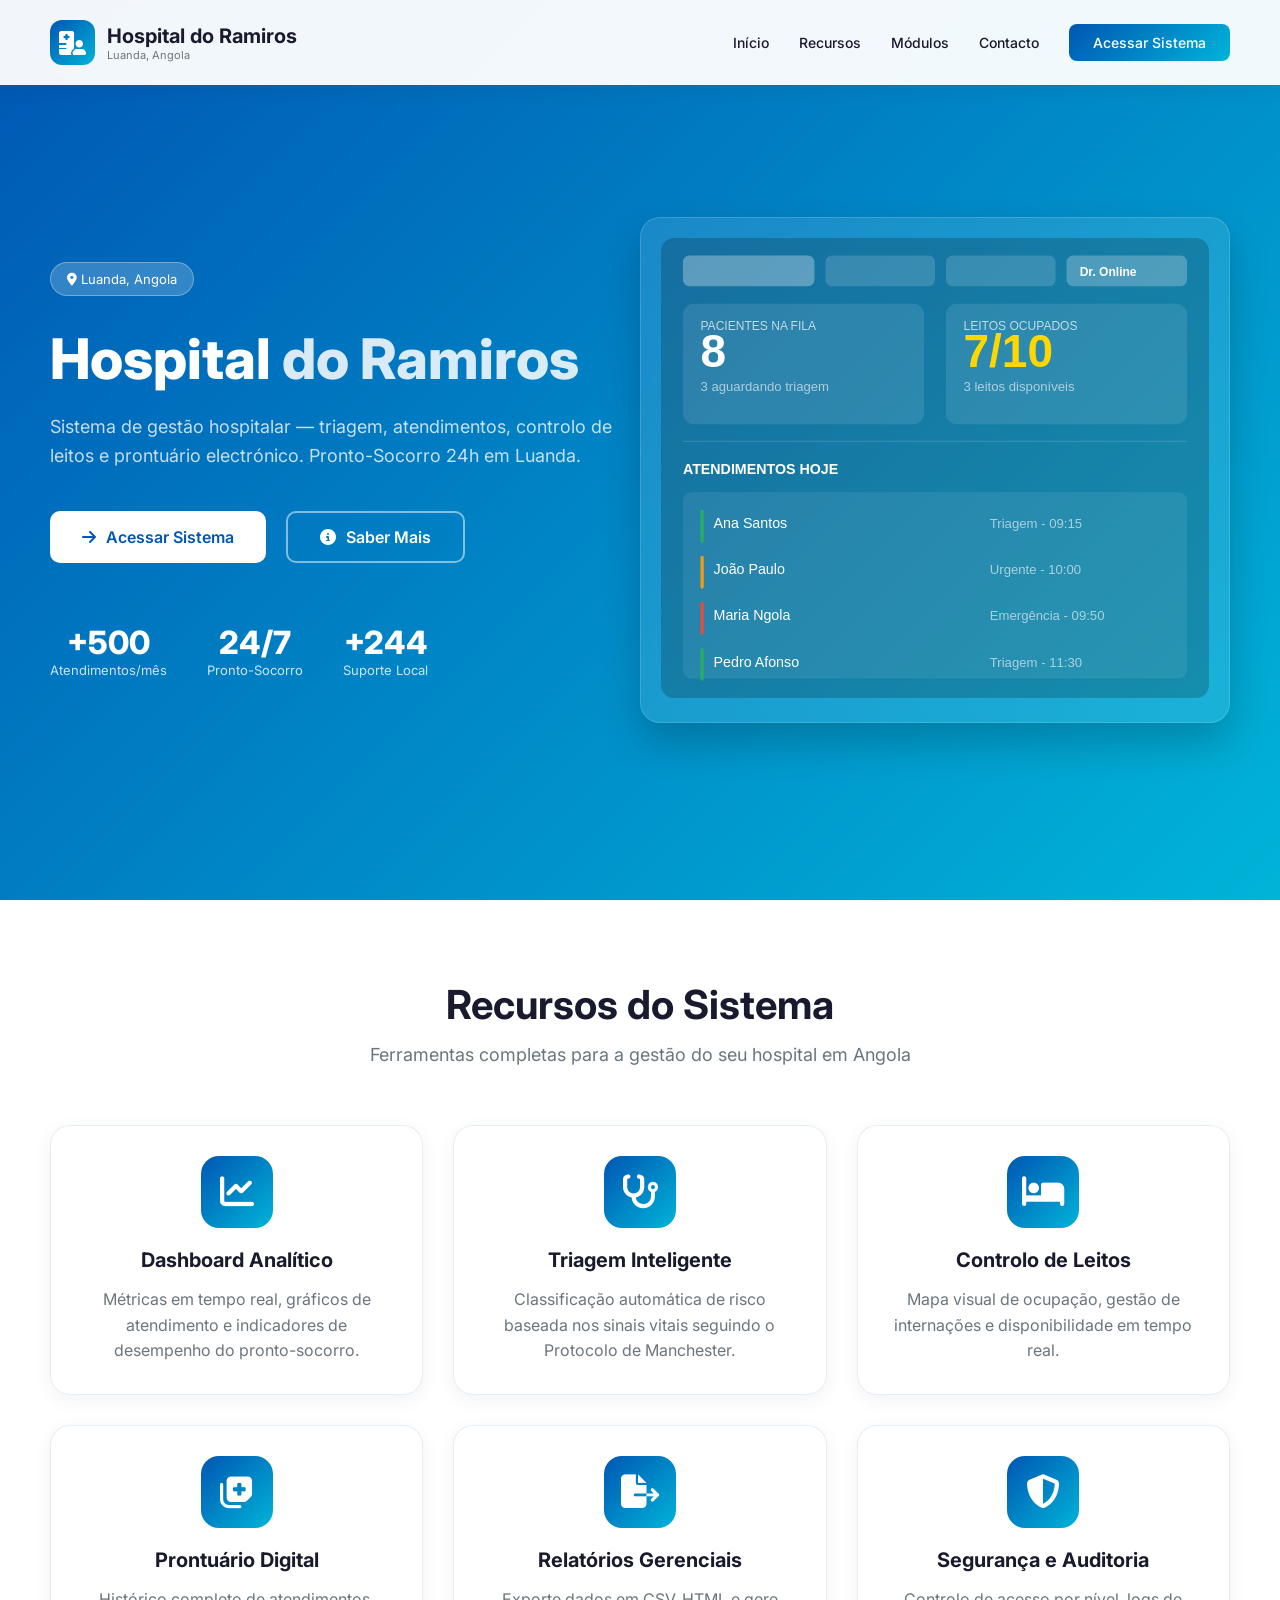
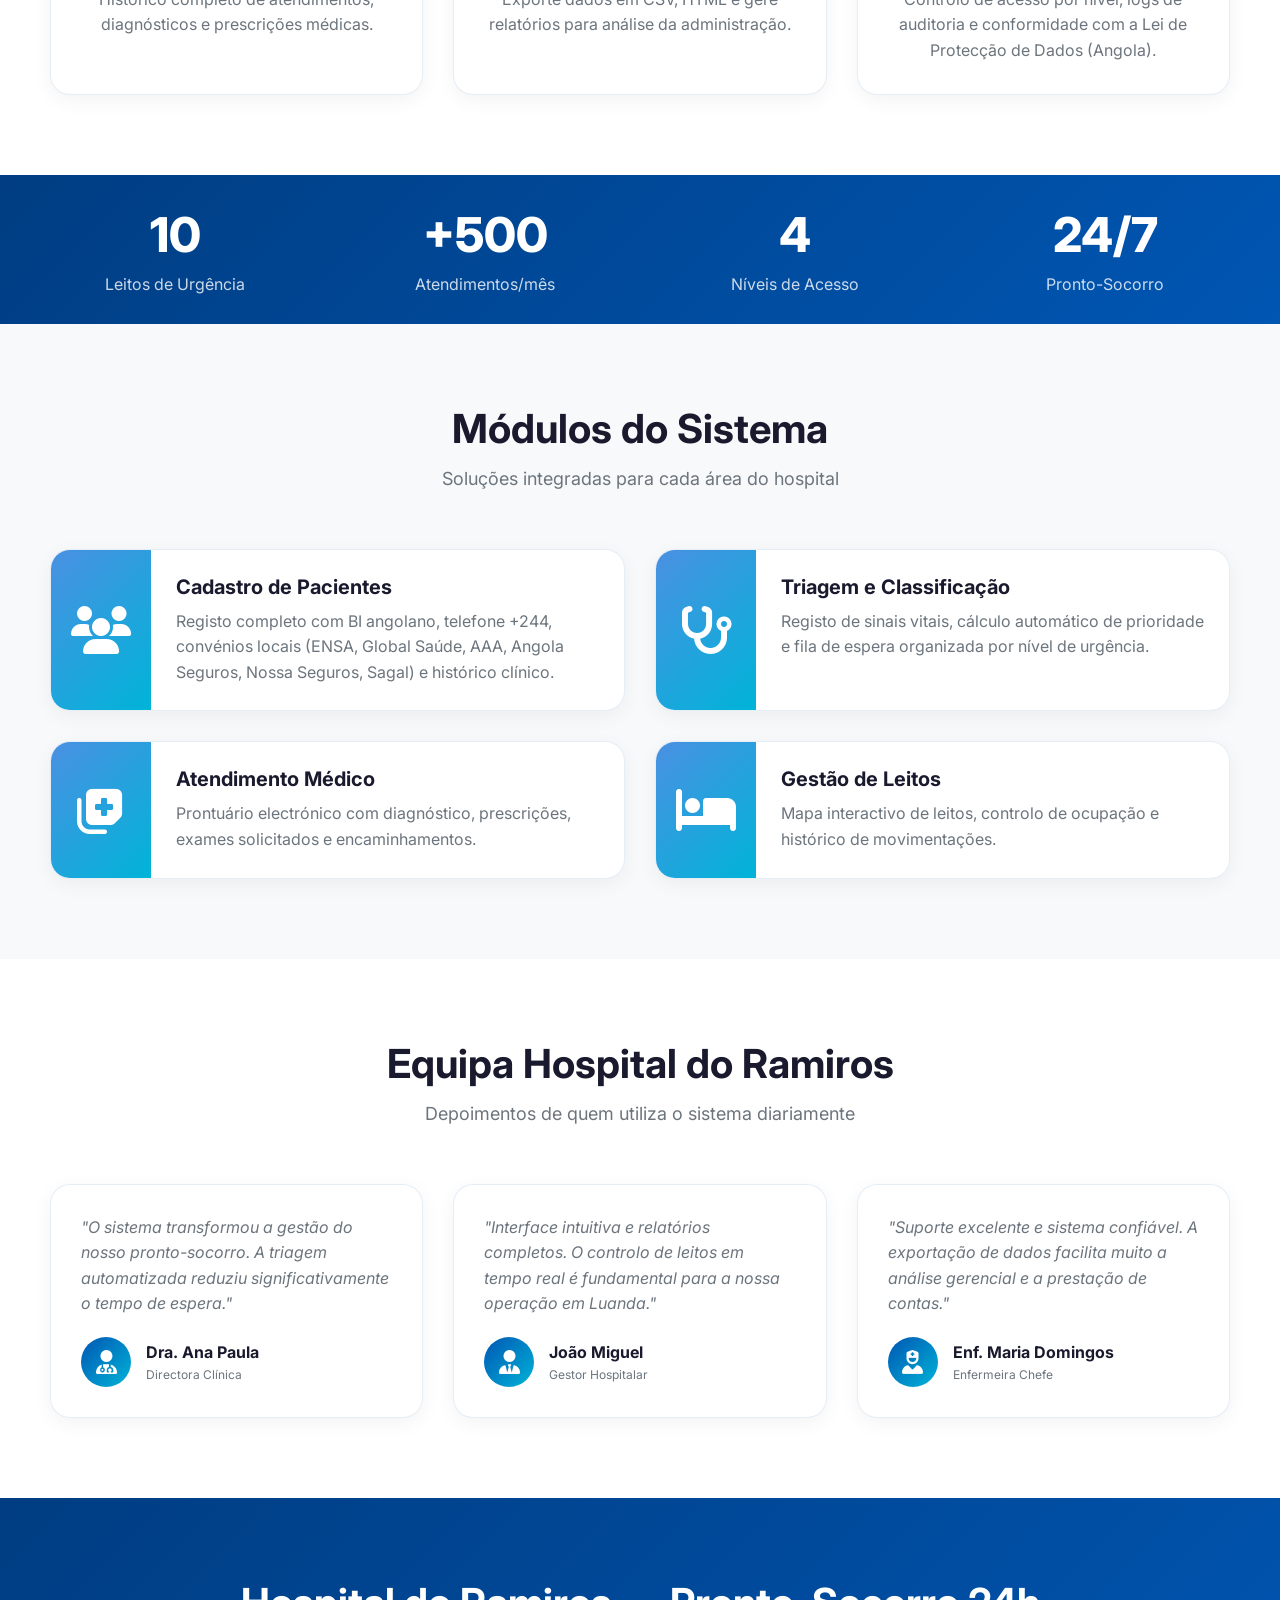
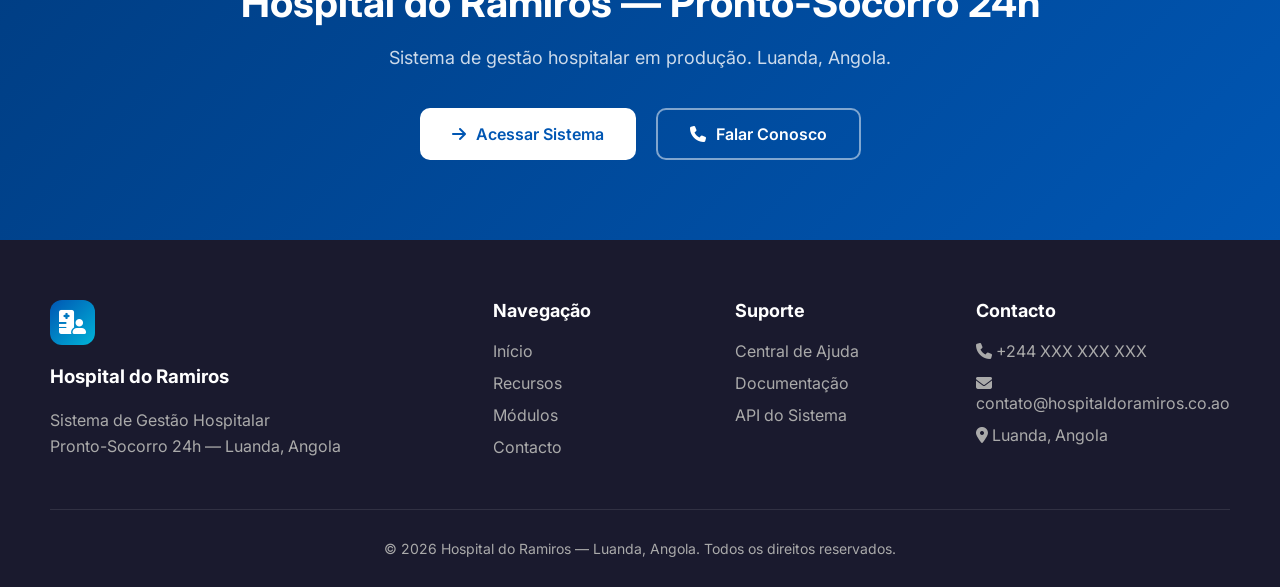
<file: index.html>
<!DOCTYPE html>
<html lang="pt-AO">
<head>
    <meta charset="UTF-8">
    <meta name="viewport" content="width=device-width, initial-scale=1.0">
    <title>Hospital do Ramiros - Gestão Hospitalar em Luanda, Angola</title>
    <link href="https://fonts.googleapis.com/css2?family=Inter:wght@300;400;500;600;700;800&display=swap" rel="stylesheet">
    <link rel="stylesheet" href="https://cdnjs.cloudflare.com/ajax/libs/font-awesome/6.4.0/css/all.min.css">
    <style>
        :root {
            --primary: #0056b3;
            --primary-dark: #003d82;
            --primary-light: #4a90e2;
            --secondary: #00b4d8;
            --accent: #48cae4;
            --dark: #1a1a2e;
            --light: #f8f9fa;
            --gray: #6c757d;
            --success: #27ae60;
            --warning: #f39c12;
            --danger: #e74c3c;
            --white: #ffffff;
        }
        * { margin: 0; padding: 0; box-sizing: border-box; }
        body { font-family: 'Inter', sans-serif; background: var(--white); color: var(--dark); overflow-x: hidden; }
        .bg-gradient { position: fixed; top: 0; left: 0; width: 100%; height: 100%; z-index: -2; background: var(--white); }
        .animated-bg { position: fixed; top: 0; left: 0; width: 100%; height: 100%; z-index: -1; overflow: hidden; }
        .circle { position: absolute; border-radius: 50%; background: rgba(0,86,179,0.03); animation: float 20s infinite; }
        .circle:nth-child(1) { width: 300px; height: 300px; top: -150px; left: -150px; }
        .circle:nth-child(2) { width: 500px; height: 500px; bottom: -250px; right: -250px; animation-delay: -5s; }
        .circle:nth-child(3) { width: 200px; height: 200px; top: 50%; left: 20%; animation-delay: -10s; }
        .circle:nth-child(4) { width: 400px; height: 400px; bottom: 10%; right: 10%; animation-delay: -15s; }
        @keyframes float { 0%, 100% { transform: translateY(0) rotate(0deg); } 50% { transform: translateY(-30px) rotate(10deg); } }
        .navbar { position: fixed; top: 0; width: 100%; padding: 20px 50px; display: flex; justify-content: space-between; align-items: center; z-index: 1000; background: rgba(255,255,255,0.95); backdrop-filter: blur(10px); box-shadow: 0 2px 20px rgba(0,0,0,0.08); transition: all 0.3s; }
        .logo { display: flex; align-items: center; gap: 12px; text-decoration: none; }
        .logo-icon { width: 45px; height: 45px; background: linear-gradient(135deg, var(--primary), var(--secondary)); border-radius: 12px; display: flex; align-items: center; justify-content: center; }
        .logo-icon i { font-size: 24px; color: var(--white); }
        .logo-text h1 { font-size: 20px; font-weight: 700; color: var(--dark); }
        .logo-text p { font-size: 11px; color: var(--gray); }
        .nav-links { display: flex; gap: 30px; align-items: center; }
        .nav-links a { text-decoration: none; color: var(--dark); font-weight: 500; transition: color 0.3s; font-size: 14px; }
        .nav-links a:hover { color: var(--primary); }
        .btn-login-nav { padding: 10px 24px; background: linear-gradient(135deg, var(--primary), var(--secondary)); color: var(--white) !important; border-radius: 8px; transition: transform 0.3s; font-weight: 600; }
        .btn-login-nav:hover { transform: translateY(-2px); }
        .hero { min-height: 100vh; display: flex; align-items: center; padding: 120px 50px 80px; position: relative; background: linear-gradient(135deg, var(--primary), var(--secondary)); }
        .hero-content { flex: 1; max-width: 600px; color: var(--white); }
        .hero-badge { display: inline-block; padding: 8px 16px; background: rgba(255,255,255,0.2); border: 1px solid rgba(255,255,255,0.3); border-radius: 50px; font-size: 13px; margin-bottom: 30px; backdrop-filter: blur(10px); color: var(--white); }
        .hero-content h1 { font-size: 56px; font-weight: 800; line-height: 1.2; margin-bottom: 20px; color: var(--white); }
        .hero-content h1 span { color: rgba(255,255,255,0.85); }
        .hero-content p { font-size: 18px; opacity: 0.9; margin-bottom: 40px; line-height: 1.6; color: rgba(255,255,255,0.85); }
        .hero-buttons { display: flex; gap: 20px; }
        .btn-primary { padding: 14px 32px; background: var(--white); color: var(--primary); border: none; border-radius: 10px; font-weight: 600; cursor: pointer; transition: all 0.3s; text-decoration: none; display: inline-flex; align-items: center; gap: 10px; }
        .btn-primary:hover { transform: translateY(-2px); box-shadow: 0 10px 25px rgba(0,0,0,0.15); }
        .btn-outline { padding: 14px 32px; background: transparent; border: 2px solid rgba(255,255,255,0.5); color: var(--white); border-radius: 10px; font-weight: 600; cursor: pointer; transition: all 0.3s; text-decoration: none; display: inline-flex; align-items: center; gap: 10px; }
        .btn-outline:hover { background: var(--white); color: var(--primary); transform: translateY(-2px); }
        .hero-stats { display: flex; gap: 40px; margin-top: 60px; }
        .stat { text-align: center; }
        .stat-number { font-size: 32px; font-weight: 800; color: var(--white); }
        .stat-label { font-size: 13px; color: rgba(255,255,255,0.8); }
        .hero-image { flex: 1; position: relative; animation: floatImage 3s ease-in-out infinite; }
        @keyframes floatImage { 0%, 100% { transform: translateY(0); } 50% { transform: translateY(-20px); } }
        .dashboard-preview { background: rgba(255,255,255,0.1); backdrop-filter: blur(10px); border: 1px solid rgba(255,255,255,0.15); border-radius: 20px; padding: 20px; box-shadow: 0 20px 40px rgba(0,0,0,0.2); }
        .section { padding: 80px 50px; }
        .section-light { background: var(--light); }
        .container { max-width: 1200px; margin: 0 auto; }
        .section-header { text-align: center; margin-bottom: 60px; }
        .section-header h2 { font-size: 40px; font-weight: 700; margin-bottom: 15px; color: var(--dark); }
        .section-header p { font-size: 18px; color: var(--gray); max-width: 600px; margin: 0 auto; }
        .features-grid { display: grid; grid-template-columns: repeat(auto-fit, minmax(300px, 1fr)); gap: 30px; }
        .feature-card { background: var(--white); padding: 30px; border-radius: 20px; box-shadow: 0 5px 20px rgba(0,0,0,0.05); border: 1px solid rgba(0,86,179,0.1); transition: all 0.3s; text-align: center; }
        .feature-card:hover { transform: translateY(-10px); box-shadow: 0 20px 40px rgba(0,86,179,0.15); }
        .feature-icon { width: 72px; height: 72px; background: linear-gradient(135deg, var(--primary), var(--secondary)); border-radius: 18px; display: flex; align-items: center; justify-content: center; margin: 0 auto 20px; flex-shrink: 0; }
        .feature-icon i { font-size: 34px; color: var(--white); }
        .feature-card h3 { font-size: 20px; margin-bottom: 15px; color: var(--dark); }
        .feature-card p { color: var(--gray); line-height: 1.6; }
        .stats-section { background: linear-gradient(135deg, var(--primary-dark), var(--primary)); color: var(--white); }
        .stats-grid { display: grid; grid-template-columns: repeat(4, 1fr); gap: 40px; text-align: center; }
        .stat-card { padding: 30px; }
        .stat-card .number { font-size: 48px; font-weight: 800; margin-bottom: 10px; color: var(--white); }
        .stat-card .label { font-size: 16px; color: rgba(255,255,255,0.8); }
        .modules-grid { display: grid; grid-template-columns: repeat(2, 1fr); gap: 30px; }
        .module-card { background: var(--white); border-radius: 20px; overflow: hidden; box-shadow: 0 5px 20px rgba(0,0,0,0.05); border: 1px solid rgba(0,86,179,0.1); transition: all 0.3s; display: flex; }
        .module-card:hover { transform: translateY(-5px); box-shadow: 0 20px 40px rgba(0,86,179,0.15); }
        .module-icon { width: 100px; background: linear-gradient(135deg, var(--primary-light), var(--secondary)); display: flex; align-items: center; justify-content: center; flex-shrink: 0; }
        .module-icon i { font-size: 48px; color: var(--white); }
        .module-content { flex: 1; padding: 25px; }
        .module-content h3 { font-size: 20px; margin-bottom: 10px; color: var(--dark); }
        .module-content p { color: var(--gray); line-height: 1.6; }
        .testimonials-grid { display: grid; grid-template-columns: repeat(3, 1fr); gap: 30px; }
        .testimonial-card { background: var(--white); padding: 30px; border-radius: 20px; border: 1px solid rgba(0,86,179,0.1); box-shadow: 0 5px 20px rgba(0,0,0,0.05); }
        .testimonial-text { font-size: 16px; line-height: 1.6; color: var(--gray); margin-bottom: 20px; font-style: italic; }
        .testimonial-author { display: flex; align-items: center; gap: 15px; }
        .author-avatar { width: 50px; height: 50px; background: linear-gradient(135deg, var(--primary), var(--secondary)); border-radius: 50%; display: flex; align-items: center; justify-content: center; flex-shrink: 0; }
        .author-avatar i { font-size: 24px; color: var(--white); }
        .author-info { flex: 1; }
        .author-info h4 { font-size: 16px; margin-bottom: 5px; color: var(--dark); }
        .author-info p { font-size: 12px; color: var(--gray); }
        .cta-section { background: linear-gradient(135deg, var(--primary-dark), var(--primary)); color: var(--white); text-align: center; padding: 80px 50px; }
        .cta-section h2 { font-size: 40px; margin-bottom: 20px; }
        .cta-section p { font-size: 18px; margin-bottom: 40px; color: rgba(255,255,255,0.8); }
        .cta-buttons { display: flex; gap: 20px; justify-content: center; }
        .footer { background: var(--dark); color: var(--white); padding: 60px 50px 30px; }
        .footer-grid { display: grid; grid-template-columns: 2fr 1fr 1fr 1fr; gap: 40px; margin-bottom: 40px; }
        .footer-logo { flex: 2; }
        .footer-logo p { color: #aaa; line-height: 1.6; margin-top: 20px; }
        .footer-col { flex: 1; }
        .footer-col h4 { font-size: 18px; margin-bottom: 20px; color: var(--white); }
        .footer-col a { display: block; color: #aaa; text-decoration: none; margin-bottom: 12px; transition: color 0.3s; }
        .footer-col a:hover { color: var(--secondary); }
        .footer-bottom { text-align: center; padding-top: 30px; border-top: 1px solid rgba(255,255,255,0.1); color: #aaa; font-size: 14px; }
        @media (max-width: 1024px) { .hero { flex-direction: column; text-align: center; padding: 100px 30px 60px; } .hero-content { margin-bottom: 50px; } .hero-buttons { justify-content: center; } .hero-stats { justify-content: center; } .stats-grid { grid-template-columns: repeat(2, 1fr); } .modules-grid { grid-template-columns: 1fr; } .testimonials-grid { grid-template-columns: 1fr; } .footer-grid { grid-template-columns: 1fr; text-align: center; } }
        @media (max-width: 768px) { .navbar { padding: 15px 20px; } .nav-links { display: none; } .hero-content h1 { font-size: 36px; } .stats-grid { grid-template-columns: 1fr; } .features-grid { grid-template-columns: 1fr; } .section { padding: 50px 20px; } }
        @keyframes fadeInUp { from { opacity: 0; transform: translateY(30px); } to { opacity: 1; transform: translateY(0); } }
        .fade-in-up { animation: fadeInUp 0.8s ease forwards; }
    </style>
</head>
<body>
    <nav class="navbar">
        <a href="index.html" class="logo">
            <div class="logo-icon"><i class="fas fa-hospital-user"></i></div>
            <div class="logo-text">
                <h1>Hospital do Ramiros</h1>
                <p>Luanda, Angola</p>
            </div>
        </a>
        <div class="nav-links">
            <a href="#home">Início</a>
            <a href="#features">Recursos</a>
            <a href="#modules">Módulos</a>
            <a href="#contact">Contacto</a>
            <a href="login.html" class="btn-login-nav">Acessar Sistema</a>
        </div>
    </nav>

    <section class="hero" id="home">
        <div class="hero-content">
            <span class="hero-badge"><i class="fas fa-map-marker-alt"></i> Luanda, Angola</span>
            <h1>Hospital <span>do Ramiros</span></h1>
            <p>Sistema de gestão hospitalar — triagem, atendimentos, controlo de leitos e prontuário electrónico. Pronto-Socorro 24h em Luanda.</p>
            <div class="hero-buttons">
                <a href="login.html" class="btn-primary"><i class="fas fa-arrow-right"></i> Acessar Sistema</a>
                <a href="#features" class="btn-outline"><i class="fas fa-info-circle"></i> Saber Mais</a>
            </div>
            <div class="hero-stats">
                <div class="stat"><div class="stat-number">+500</div><div class="stat-label">Atendimentos/mês</div></div>
                <div class="stat"><div class="stat-number">24/7</div><div class="stat-label">Pronto-Socorro</div></div>
                <div class="stat"><div class="stat-number">+244</div><div class="stat-label">Suporte Local</div></div>
            </div>
        </div>
        <div class="hero-image">
            <div class="dashboard-preview">
                <svg viewBox="0 0 500 420" style="width:100%; border-radius:12px;" xmlns="http://www.w3.org/2000/svg">
                    <rect width="500" height="420" fill="rgba(0,0,0,0.2)" rx="12"/>
                    <rect x="20" y="16" width="120" height="28" fill="rgba(255,255,255,0.3)" rx="6"/>
                    <rect x="150" y="16" width="100" height="28" fill="rgba(255,255,255,0.15)" rx="6"/>
                    <rect x="260" y="16" width="100" height="28" fill="rgba(255,255,255,0.15)" rx="6"/>
                    <rect x="370" y="16" width="110" height="28" fill="rgba(255,255,255,0.3)" rx="6" opacity="0.8"/>
                    <text x="382" y="35" fill="white" font-size="11" font-family="sans-serif" font-weight="600">Dr. Online</text>
                    <rect x="20" y="60" width="220" height="110" fill="rgba(255,255,255,0.1)" rx="10"/>
                    <text x="36" y="84" fill="rgba(255,255,255,0.7)" font-size="11" font-family="sans-serif">PACIENTES NA FILA</text>
                    <text x="36" y="118" fill="white" font-size="42" font-family="sans-serif" font-weight="800">8</text>
                    <text x="36" y="140" fill="rgba(255,255,255,0.6)" font-size="12" font-family="sans-serif">3 aguardando triagem</text>
                    <rect x="260" y="60" width="220" height="110" fill="rgba(255,255,255,0.1)" rx="10"/>
                    <text x="276" y="84" fill="rgba(255,255,255,0.7)" font-size="11" font-family="sans-serif">LEITOS OCUPADOS</text>
                    <text x="276" y="118" fill="#ffd700" font-size="42" font-family="sans-serif" font-weight="800">7/10</text>
                    <text x="276" y="140" fill="rgba(255,255,255,0.6)" font-size="12" font-family="sans-serif">3 leitos disponíveis</text>
                    <rect x="20" y="185" width="460" height="1" fill="rgba(255,255,255,0.15)"/>
                    <text x="20" y="215" fill="white" font-size="13" font-family="sans-serif" font-weight="600">ATENDIMENTOS HOJE</text>
                    <rect x="20" y="232" width="460" height="170" fill="rgba(255,255,255,0.08)" rx="8"/>
                    <rect x="36" y="248" width="3" height="30" fill="#27ae60" rx="2"/>
                    <text x="48" y="265" fill="white" font-size="13" font-family="sans-serif">Ana Santos</text>
                    <text x="300" y="265" fill="rgba(255,255,255,0.6)" font-size="12" font-family="sans-serif">Triagem - 09:15</text>
                    <rect x="36" y="290" width="3" height="30" fill="#f39c12" rx="2"/>
                    <text x="48" y="307" fill="white" font-size="13" font-family="sans-serif">João Paulo</text>
                    <text x="300" y="307" fill="rgba(255,255,255,0.6)" font-size="12" font-family="sans-serif">Urgente - 10:00</text>
                    <rect x="36" y="332" width="3" height="30" fill="#e74c3c" rx="2"/>
                    <text x="48" y="349" fill="white" font-size="13" font-family="sans-serif">Maria Ngola</text>
                    <text x="300" y="349" fill="rgba(255,255,255,0.6)" font-size="12" font-family="sans-serif">Emergência - 09:50</text>
                    <rect x="36" y="374" width="3" height="30" fill="#27ae60" rx="2"/>
                    <text x="48" y="391" fill="white" font-size="13" font-family="sans-serif">Pedro Afonso</text>
                    <text x="300" y="391" fill="rgba(255,255,255,0.6)" font-size="12" font-family="sans-serif">Triagem - 11:30</text>
                </svg>
            </div>
        </div>
    </section>

    <section class="section" id="features">
        <div class="container">
            <div class="section-header">
                <h2>Recursos do Sistema</h2>
                <p>Ferramentas completas para a gestão do seu hospital em Angola</p>
            </div>
            <div class="features-grid">
                <div class="feature-card">
                    <div class="feature-icon"><i class="fas fa-chart-line"></i></div>
                    <h3>Dashboard Analítico</h3>
                    <p>Métricas em tempo real, gráficos de atendimento e indicadores de desempenho do pronto-socorro.</p>
                </div>
                <div class="feature-card">
                    <div class="feature-icon"><i class="fas fa-stethoscope"></i></div>
                    <h3>Triagem Inteligente</h3>
                    <p>Classificação automática de risco baseada nos sinais vitais seguindo o Protocolo de Manchester.</p>
                </div>
                <div class="feature-card">
                    <div class="feature-icon"><i class="fas fa-bed"></i></div>
                    <h3>Controlo de Leitos</h3>
                    <p>Mapa visual de ocupação, gestão de internações e disponibilidade em tempo real.</p>
                </div>
                <div class="feature-card">
                    <div class="feature-icon"><i class="fas fa-notes-medical"></i></div>
                    <h3>Prontuário Digital</h3>
                    <p>Histórico completo de atendimentos, diagnósticos e prescrições médicas.</p>
                </div>
                <div class="feature-card">
                    <div class="feature-icon"><i class="fas fa-file-export"></i></div>
                    <h3>Relatórios Gerenciais</h3>
                    <p>Exporte dados em CSV, HTML e gere relatórios para análise da administração.</p>
                </div>
                <div class="feature-card">
                    <div class="feature-icon"><i class="fas fa-shield-alt"></i></div>
                    <h3>Segurança e Auditoria</h3>
                    <p>Controlo de acesso por nível, logs de auditoria e conformidade com a Lei de Protecção de Dados (Angola).</p>
                </div>
            </div>
        </div>
    </section>

    <section class="stats-section">
        <div class="container">
            <div class="stats-grid">
                <div class="stat-card"><div class="number">10</div><div class="label">Leitos de Urgência</div></div>
                <div class="stat-card"><div class="number">+500</div><div class="label">Atendimentos/mês</div></div>
                <div class="stat-card"><div class="number">4</div><div class="label">Níveis de Acesso</div></div>
                <div class="stat-card"><div class="number">24/7</div><div class="label">Pronto-Socorro</div></div>
            </div>
        </div>
    </section>

    <section class="section section-light" id="modules">
        <div class="container">
            <div class="section-header">
                <h2>Módulos do Sistema</h2>
                <p>Soluções integradas para cada área do hospital</p>
            </div>
            <div class="modules-grid">
                <div class="module-card">
                    <div class="module-icon"><i class="fas fa-users"></i></div>
                    <div class="module-content">
                        <h3>Cadastro de Pacientes</h3>
                        <p>Registo completo com BI angolano, telefone +244, convénios locais (ENSA, Global Saúde, AAA, Angola Seguros, Nossa Seguros, Sagal) e histórico clínico.</p>
                    </div>
                </div>
                <div class="module-card">
                    <div class="module-icon"><i class="fas fa-stethoscope"></i></div>
                    <div class="module-content">
                        <h3>Triagem e Classificação</h3>
                        <p>Registo de sinais vitais, cálculo automático de prioridade e fila de espera organizada por nível de urgência.</p>
                    </div>
                </div>
                <div class="module-card">
                    <div class="module-icon"><i class="fas fa-notes-medical"></i></div>
                    <div class="module-content">
                        <h3>Atendimento Médico</h3>
                        <p>Prontuário electrónico com diagnóstico, prescrições, exames solicitados e encaminhamentos.</p>
                    </div>
                </div>
                <div class="module-card">
                    <div class="module-icon"><i class="fas fa-bed"></i></div>
                    <div class="module-content">
                        <h3>Gestão de Leitos</h3>
                        <p>Mapa interactivo de leitos, controlo de ocupação e histórico de movimentações.</p>
                    </div>
                </div>
            </div>
        </div>
    </section>

    <section class="section">
        <div class="container">
            <div class="section-header">
                <h2>Equipa Hospital do Ramiros</h2>
                <p>Depoimentos de quem utiliza o sistema diariamente</p>
            </div>
            <div class="testimonials-grid">
                <div class="testimonial-card">
                    <div class="testimonial-text">"O sistema transformou a gestão do nosso pronto-socorro. A triagem automatizada reduziu significativamente o tempo de espera."</div>
                    <div class="testimonial-author">
                        <div class="author-avatar"><i class="fas fa-user-md"></i></div>
                        <div class="author-info"><h4>Dra. Ana Paula</h4><p>Directora Clínica</p></div>
                    </div>
                </div>
                <div class="testimonial-card">
                    <div class="testimonial-text">"Interface intuitiva e relatórios completos. O controlo de leitos em tempo real é fundamental para a nossa operação em Luanda."</div>
                    <div class="testimonial-author">
                        <div class="author-avatar"><i class="fas fa-user-tie"></i></div>
                        <div class="author-info"><h4>João Miguel</h4><p>Gestor Hospitalar</p></div>
                    </div>
                </div>
                <div class="testimonial-card">
                    <div class="testimonial-text">"Suporte excelente e sistema confiável. A exportação de dados facilita muito a análise gerencial e a prestação de contas."</div>
                    <div class="testimonial-author">
                        <div class="author-avatar"><i class="fas fa-user-nurse"></i></div>
                        <div class="author-info"><h4>Enf. Maria Domingos</h4><p>Enfermeira Chefe</p></div>
                    </div>
                </div>
            </div>
        </div>
    </section>

    <section class="cta-section">
        <div class="container">
            <h2>Hospital do Ramiros — Pronto-Socorro 24h</h2>
            <p>Sistema de gestão hospitalar em produção. Luanda, Angola.</p>
            <div class="cta-buttons">
                <a href="login.html" class="btn-primary"><i class="fas fa-arrow-right"></i> Acessar Sistema</a>
                <a href="#contact" class="btn-outline"><i class="fas fa-phone"></i> Falar Conosco</a>
            </div>
        </div>
    </section>

    <footer class="footer" id="contact">
        <div class="container">
            <div class="footer-grid">
                <div class="footer-logo">
                    <div class="logo-icon" style="margin-bottom: 20px;"><i class="fas fa-hospital-user"></i></div>
                    <h3 style="color: #fff;">Hospital do Ramiros</h3>
                    <p>Sistema de Gestão Hospitalar<br>Pronto-Socorro 24h — Luanda, Angola</p>
                </div>
                <div class="footer-col">
                    <h4>Navegação</h4>
                    <a href="#home">Início</a>
                    <a href="#features">Recursos</a>
                    <a href="#modules">Módulos</a>
                    <a href="#contact">Contacto</a>
                </div>
                <div class="footer-col">
                    <h4>Suporte</h4>
                    <a href="#">Central de Ajuda</a>
                    <a href="#">Documentação</a>
                    <a href="#">API do Sistema</a>
                </div>
                <div class="footer-col">
                    <h4>Contacto</h4>
                    <a href="#"><i class="fas fa-phone"></i> +244 XXX XXX XXX</a>
                    <a href="#"><i class="fas fa-envelope"></i> contato@hospitaldoramiros.co.ao</a>
                    <a href="#"><i class="fas fa-map-marker-alt"></i> Luanda, Angola</a>
                </div>
            </div>
            <div class="footer-bottom">
                <p>&copy; 2026 Hospital do Ramiros — Luanda, Angola. Todos os direitos reservados.</p>
            </div>
        </div>
    </footer>

    <script>
        document.querySelectorAll('a[href^="#"]').forEach(anchor => {
            anchor.addEventListener('click', function (e) {
                e.preventDefault();
                const target = document.querySelector(this.getAttribute('href'));
                if (target) target.scrollIntoView({ behavior: 'smooth' });
            });
        });
        window.addEventListener('scroll', function() {
            const navbar = document.querySelector('.navbar');
            navbar.style.boxShadow = window.scrollY > 50 ? '0 2px 20px rgba(0,0,0,0.12)' : '0 2px 20px rgba(0,0,0,0.08)';
        });
        const fadeElements = document.querySelectorAll('.feature-card, .module-card, .testimonial-card');
        const fadeObserver = new IntersectionObserver((entries) => {
            entries.forEach(entry => {
                if (entry.isIntersecting) { entry.target.classList.add('fade-in-up'); fadeObserver.unobserve(entry.target); }
            });
        }, { threshold: 0.1 });
        fadeElements.forEach(el => fadeObserver.observe(el));
    </script>
</body>
</html>
</file>
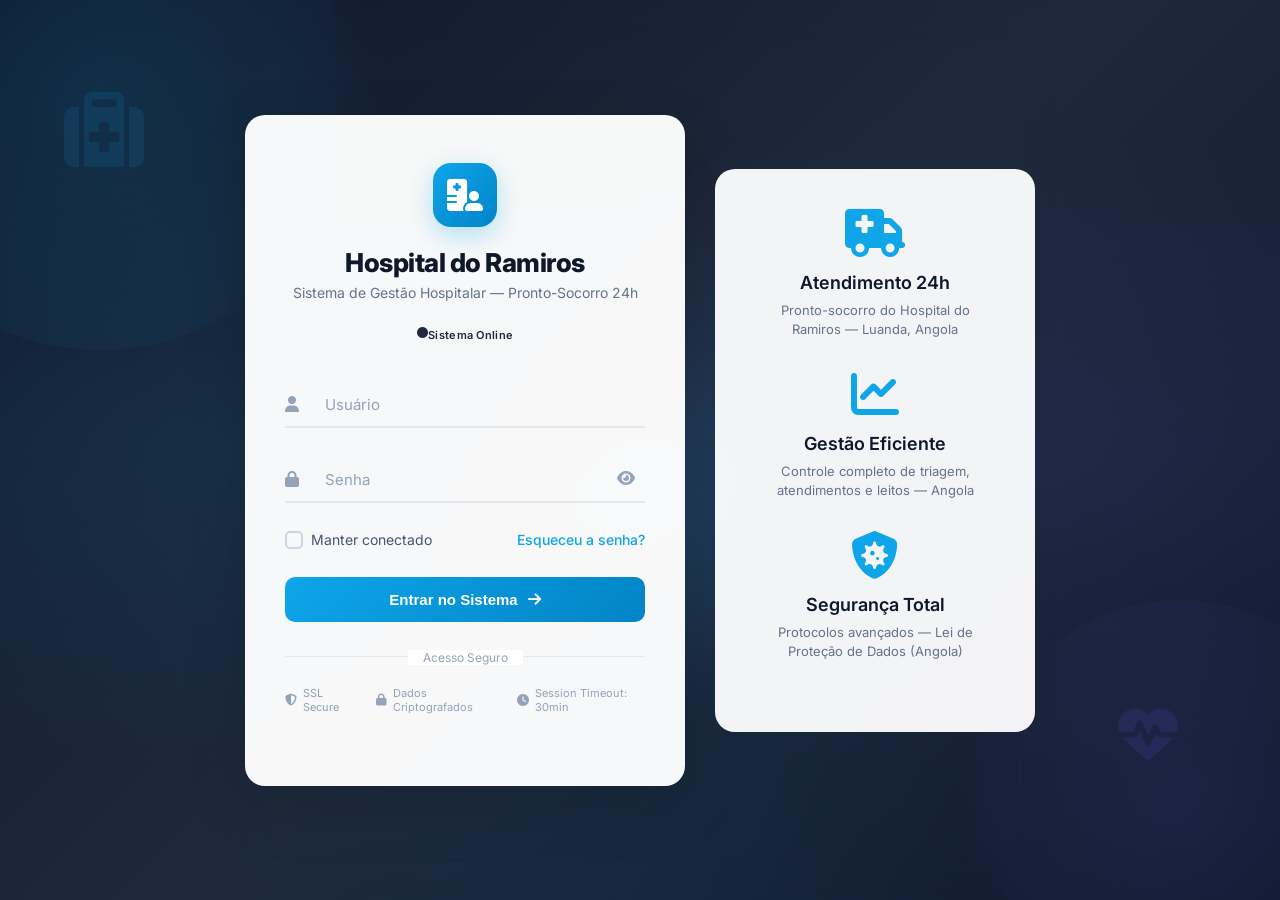
<file: login.html>
<!DOCTYPE html>
<html lang="pt-AO">
<head>
    <meta charset="UTF-8">
    <meta name="viewport" content="width=device-width, initial-scale=1.0">
    <title>Hospital do Ramiros - Sistema de Gestão Hospitalar</title>
    <link rel="stylesheet" href="css/style.css">
    <link href="https://fonts.googleapis.com/css2?family=Inter:wght@300;400;500;600;700;800&display=swap" rel="stylesheet">
    <link rel="stylesheet" href="https://cdnjs.cloudflare.com/ajax/libs/font-awesome/6.4.0/css/all.min.css">
</head>
<body class="login-page">
    <!-- Background com efeito médico animado -->
    <div class="login-bg">
        <div class="bg-overlay"></div>
        <div class="bg-pattern">
            <div class="orb-1"></div>
            <div class="orb-2"></div>
            <div class="orb-3"></div>
        </div>
    </div>

    <!-- Container Principal -->
    <div class="login-wrapper">
        <div class="login-container">
            <!-- Logo e Título -->
            <div class="login-header">
                <div class="logo-icon">
                    <i class="fas fa-hospital-user"></i>
                </div>
                <h1 class="logo-title">Hospital do Ramiros</h1>
                <p class="logo-subtitle">Sistema de Gestão Hospitalar — Pronto-Socorro 24h</p>
                <div class="status-badge">
                    <i class="fas fa-circle"></i>
                    <span>Sistema Online</span>
                </div>
            </div>

            <!-- Formulário de Login -->
            <form id="loginForm" class="login-form">
                <div class="input-group">
                    <div class="input-icon">
                        <i class="fas fa-user"></i>
                    </div>
                    <div class="input-field">
                        <input type="text" id="usuario" name="usuario" required autocomplete="username">
                        <label for="usuario">Usuário</label>
                        <span class="input-line"></span>
                    </div>
                </div>

                <div class="input-group">
                    <div class="input-icon">
                        <i class="fas fa-lock"></i>
                    </div>
                    <div class="input-field">
                        <input type="password" id="senha" name="senha" required autocomplete="current-password">
                        <label for="senha">Senha</label>
                        <span class="input-line"></span>
                        <button type="button" class="toggle-password" onclick="togglePassword()">
                            <i class="fas fa-eye"></i>
                        </button>
                    </div>
                </div>

                <div class="login-options">
                    <label class="checkbox-label">
                        <input type="checkbox" id="rememberMe">
                        <span class="checkbox-custom"></span>
                        <span class="checkbox-text">Manter conectado</span>
                    </label>
                    <a href="#" class="forgot-password">Esqueceu a senha?</a>
                </div>

                <button type="submit" class="btn-login">
                    <span>Entrar no Sistema</span>
                    <i class="fas fa-arrow-right"></i>
                </button>

                <div class="login-footer">
                    <div class="divider">
                        <span>Acesso Seguro</span>
                    </div>
                    <div class="security-badges">
                        <div class="security-item">
                            <i class="fas fa-shield-alt"></i>
                            <span>SSL Secure</span>
                        </div>
                        <div class="security-item">
                            <i class="fas fa-lock"></i>
                            <span>Dados Criptografados</span>
                        </div>
                        <div class="security-item">
                            <i class="fas fa-clock"></i>
                            <span>Session Timeout: 30min</span>
                        </div>
                    </div>
                </div>
            </form>


        </div>

        <!-- Informações Institucionais -->
        <div class="login-info">
            <div class="info-card">
                <i class="fas fa-ambulance"></i>
                <h3>Atendimento 24h</h3>
                <p>Pronto-socorro do Hospital do Ramiros — Luanda, Angola</p>
            </div>
            <div class="info-card">
                <i class="fas fa-chart-line"></i>
                <h3>Gestão Eficiente</h3>
                <p>Controle completo de triagem, atendimentos e leitos — Angola</p>
            </div>
            <div class="info-card">
                <i class="fas fa-shield-virus"></i>
                <h3>Segurança Total</h3>
                <p>Protocolos avançados — Lei de Proteção de Dados (Angola)</p>
            </div>
        </div>
    </div>

    <!-- Loading Overlay -->
    <div class="loading-overlay" id="loadingOverlay">
        <div class="loading-content">
            <div class="medical-spinner">
                <div class="pulse-ring"></div>
                <i class="fas fa-heartbeat"></i>
            </div>
            <p>Autenticando...</p>
            <small>Acessando sistema seguro</small>
        </div>
    </div>

    <!-- Toast Container -->
    <div class="toast-container" id="toastContainer"></div>

    <script>
        // Toggle password visibility
        function togglePassword() {
            const passwordInput = document.getElementById('senha');
            const toggleBtn = document.querySelector('.toggle-password i');
            
            if (passwordInput.type === 'password') {
                passwordInput.type = 'text';
                toggleBtn.classList.remove('fa-eye');
                toggleBtn.classList.add('fa-eye-slash');
            } else {
                passwordInput.type = 'password';
                toggleBtn.classList.remove('fa-eye-slash');
                toggleBtn.classList.add('fa-eye');
            }
        }

        // Animated input labels
        document.querySelectorAll('.input-field input').forEach(input => {
            input.addEventListener('focus', function() {
                this.parentElement.classList.add('focused');
            });
            
            input.addEventListener('blur', function() {
                if (!this.value) {
                    this.parentElement.classList.remove('focused');
                }
            });
            
            // Check if input has value on load
            if (input.value) {
                input.parentElement.classList.add('focused');
            }
        });

        // Handle form submission
        document.getElementById('loginForm').addEventListener('submit', async function(e) {
            e.preventDefault();
            
            const usuario = document.getElementById('usuario').value;
            const senha = document.getElementById('senha').value;
            
            if (!usuario || !senha) {
                showToast('Preencha todos os campos', 'error');
                return;
            }
            
            showLoading();
            
            const formData = new FormData(this);
            try {
                const response = await fetch('api/login.php', {
                    method: 'POST',
                    body: formData
                });
                
                const data = await response.json();
                
                if (response.ok && data.success) {
                    // Save CSRF token and remember me option
                    if (data.csrf_token) {
                        localStorage.setItem('csrf_token', data.csrf_token);
                    }
                    if (document.getElementById('rememberMe').checked) {
                        localStorage.setItem('rememberUser', usuario);
                    } else {
                        localStorage.removeItem('rememberUser');
                    }
                    
                    showToast('Login realizado com sucesso! Redirecionando...', 'success');
                    
                    setTimeout(() => {
                        window.location.href = 'dashboard.php';
                    }, 1000);
                } else {
                    showToast(data.erro || 'Usuário ou senha inválidos', 'error');
                    shakeForm();
                }
            } catch (err) {
                console.error('Erro:', err);
                showToast('Erro de conexão com o servidor. Verifique sua rede.', 'error');
            } finally {
                hideLoading();
            }
        });

        // Load remembered user
        function loadRememberedUser() {
            const rememberedUser = localStorage.getItem('rememberUser');
            if (rememberedUser) {
                document.getElementById('usuario').value = rememberedUser;
                document.getElementById('rememberMe').checked = true;
                // Trigger animation
                document.getElementById('usuario').parentElement.classList.add('focused');
            }
        }

        // Shake animation for error
        function shakeForm() {
            const form = document.querySelector('.login-container');
            form.style.animation = 'shake 0.5s ease';
            setTimeout(() => {
                form.style.animation = '';
            }, 500);
        }

        // Loading functions
        function showLoading() {
            document.getElementById('loadingOverlay').classList.add('active');
        }
        
        function hideLoading() {
            document.getElementById('loadingOverlay').classList.remove('active');
        }

        // Toast notification system
        function showToast(message, type = 'info') {
            const container = document.getElementById('toastContainer');
            const toast = document.createElement('div');
            toast.className = `toast toast-${type}`;
            
            const icons = {
                success: 'fa-check-circle',
                error: 'fa-exclamation-circle',
                info: 'fa-info-circle',
                warning: 'fa-exclamation-triangle'
            };
            
            toast.innerHTML = `
                <i class="fas ${icons[type] || icons.info}"></i>
                <div class="toast-content">
                    <span>${message}</span>
                </div>
                <button class="toast-close" onclick="this.parentElement.remove()">
                    <i class="fas fa-xmark"></i>
                </button>
            `;
            
            container.appendChild(toast);
            
            // Auto remove after 5 seconds
            setTimeout(() => {
                if (toast.parentElement) {
                    toast.style.animation = 'slideOut 0.3s ease forwards';
                    setTimeout(() => toast.remove(), 300);
                }
            }, 5000);
        }

        // Forgot password handler
        document.querySelector('.forgot-password')?.addEventListener('click', function(e) {
            e.preventDefault();
            showToast('Entre em contato com o administrador do sistema para recuperar sua senha.', 'info');
        });

        // Load remembered user on page load
        document.addEventListener('DOMContentLoaded', function() {
            loadRememberedUser();
            
            // Add ripple effect to button
            const btn = document.querySelector('.btn-login');
            btn.addEventListener('click', function(e) {
                const ripple = document.createElement('span');
                ripple.classList.add('ripple');
                this.appendChild(ripple);
                
                const x = e.clientX - e.target.offsetLeft;
                const y = e.clientY - e.target.offsetTop;
                
                ripple.style.left = `${x}px`;
                ripple.style.top = `${y}px`;
                
                setTimeout(() => {
                    ripple.remove();
                }, 600);
            });
        });
    </script>

    <style>
        /* Estilos adicionais específicos para o login */
        @keyframes shake {
            0%, 100% { transform: translateX(0); }
            10%, 30%, 50%, 70%, 90% { transform: translateX(-5px); }
            20%, 40%, 60%, 80% { transform: translateX(5px); }
        }
        
        @keyframes slideOut {
            from {
                opacity: 1;
                transform: translateX(0);
            }
            to {
                opacity: 0;
                transform: translateX(100%);
            }
        }
        
        .ripple {
            position: absolute;
            border-radius: 50%;
            background: rgba(255, 255, 255, 0.4);
            transform: scale(0);
            animation: ripple 0.6s linear;
            pointer-events: none;
        }
        
        @keyframes ripple {
            to {
                transform: scale(4);
                opacity: 0;
            }
        }
        
        .btn-login {
            position: relative;
            overflow: hidden;
        }
        
        /* Melhorias no loading spinner médico */
        .medical-spinner {
            position: relative;
            width: 60px;
            height: 60px;
            margin: 0 auto 20px;
            display: flex;
            align-items: center;
            justify-content: center;
        }
        
        .pulse-ring {
            position: absolute;
            width: 100%;
            height: 100%;
            border-radius: 50%;
            background: linear-gradient(135deg, #00d4ff, #0099ff);
            animation: pulse-ring 1.5s ease-out infinite;
        }
        
        @keyframes pulse-ring {
            0% {
                transform: scale(0.8);
                opacity: 0.8;
            }
            100% {
                transform: scale(1.5);
                opacity: 0;
            }
        }
        
        .medical-spinner i {
            font-size: 28px;
            color: #00d4ff;
            animation: heartbeat 1.5s ease infinite;
            z-index: 1;
        }
        
        @keyframes heartbeat {
            0%, 100% { transform: scale(1); }
            50% { transform: scale(1.2); }
        }
    </style>
</body>
</html>
</file>
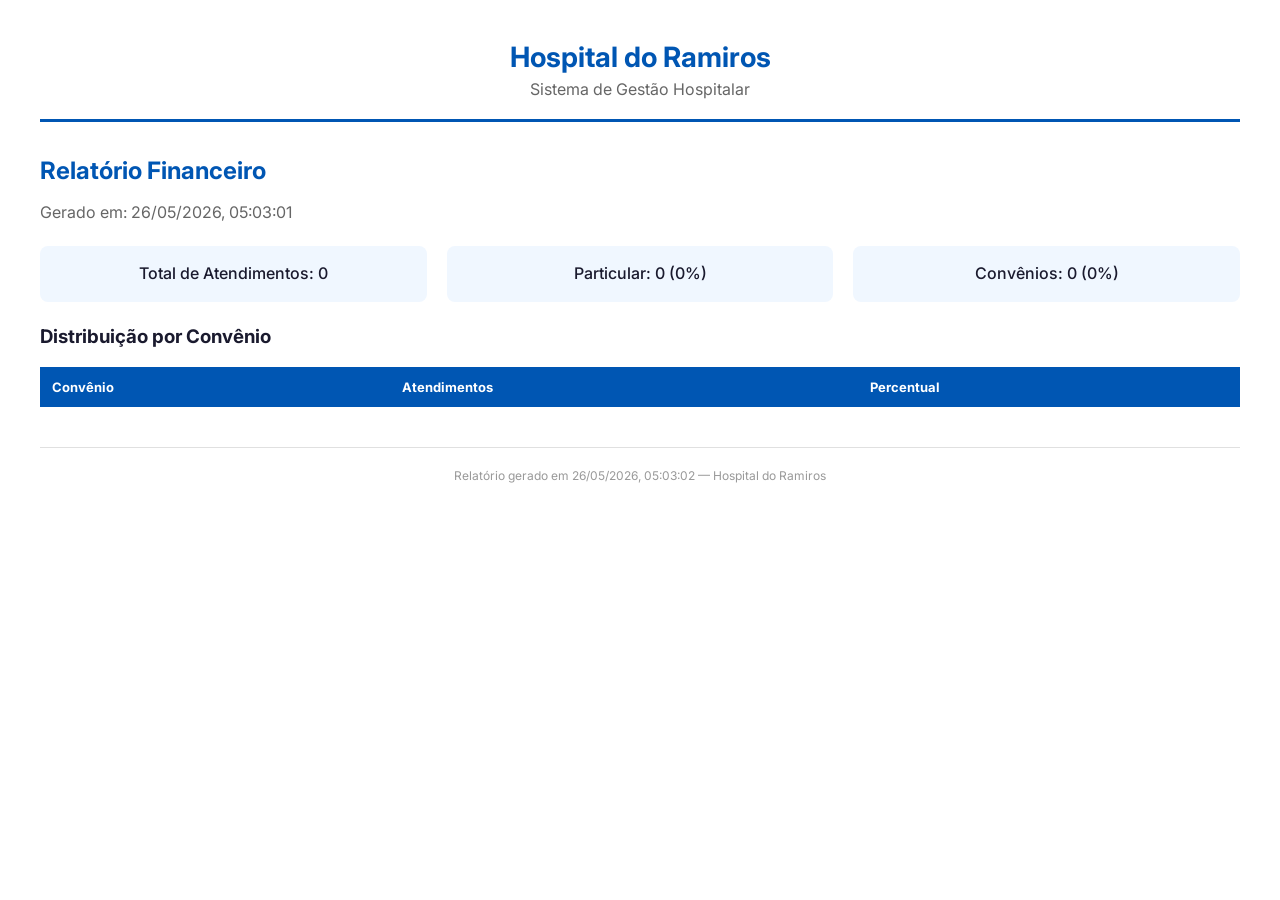
<file: relatorio_26-05-2026.html>
<!DOCTYPE html>
        <html>
        <head>
            <title>Relatorio Hospital do Ramiros</title>
            <link href="https://fonts.googleapis.com/css2?family=Inter:wght@300;400;500;600;700;800&display=swap" rel="stylesheet">
            <style>
                * { margin: 0; padding: 0; box-sizing: border-box; }
                body { font-family: 'Inter', sans-serif; padding: 40px; color: #1a1a2e; }
                .report-header { text-align: center; margin-bottom: 30px; padding-bottom: 20px; border-bottom: 3px solid #0056b3; }
                .report-header h1 { color: #0056b3; font-size: 28px; }
                .report-header p { color: #666; margin-top: 5px; }
                .report-content { line-height: 1.6; }
                .report-content h2 { color: #0056b3; margin-bottom: 10px; }
                .report-content h3 { color: #1a1a2e; margin: 20px 0 10px; }
                .report-content p { color: #666; margin-bottom: 20px; }
                .stats-summary { display: flex; gap: 20px; margin-bottom: 20px; flex-wrap: wrap; }
                .stats-summary div { background: #f0f7ff; padding: 15px 20px; border-radius: 8px; flex: 1; min-width: 150px; text-align: center; font-weight: 500; }
                .report-table { width: 100%; border-collapse: collapse; margin-top: 15px; }
                .report-table th { background: #0056b3; color: white; padding: 10px 12px; text-align: left; font-size: 13px; }
                .report-table td { padding: 8px 12px; border-bottom: 1px solid #e0e0e0; font-size: 13px; }
                .report-table tr:nth-child(even) { background: #f8f9fa; }
                .report-footer { margin-top: 40px; text-align: center; color: #999; font-size: 12px; border-top: 1px solid #e0e0e0; padding-top: 20px; }
            </style>
        </head>
        <body>
            <div class="report-header">
                <h1>Hospital do Ramiros</h1>
                <p>Sistema de Gestão Hospitalar</p>
            </div>
            <div class="report-content">
        <div class="report-content">
            <h2>Relatório Financeiro</h2>
            <p>Gerado em: 26/05/2026, 05:03:01</p>
            <div class="stats-summary">
                <div>Total de Atendimentos: 0</div>
                <div>Particular: 0 (0%)</div>
                <div>Convênios: 0 (0%)</div>
            </div>
            <h3>Distribuição por Convênio</h3>
            <table class="report-table">
                <thead><tr><th>Convênio</th><th>Atendimentos</th><th>Percentual</th></tr></thead>
                <tbody>
                    
                </tbody>
            </table>
        </div>
    </div>
            <div class="report-footer">
                Relatório gerado em 26/05/2026, 05:03:02 &mdash; Hospital do Ramiros
            </div>
        </body>
        </html>
</file>
<file: css/style.css>
/* ============================================
   HOSPITAL DO RAMIROS - SISTEMA DE GESTÃO
   Design System Profissional v2.0
   ============================================ */

:root {
  --primary: #0ea5e9;
  --primary-dark: #0284c7;
  --primary-light: #38bdf8;
  --primary-bg: rgba(14, 165, 233, 0.08);
  --success: #10b981;
  --success-bg: #ecfdf5;
  --warning: #f59e0b;
  --warning-bg: #fffbeb;
  --danger: #ef4444;
  --danger-bg: #fef2f2;
  --info: #6366f1;
  --info-bg: #eef2ff;
  --gray-50: #f8fafc;
  --gray-100: #f1f5f9;
  --gray-200: #e2e8f0;
  --gray-300: #cbd5e1;
  --gray-400: #94a3b8;
  --gray-500: #64748b;
  --gray-600: #475569;
  --gray-700: #334155;
  --gray-800: #1e293b;
  --gray-900: #0f172a;
  --radius-sm: 6px;
  --radius-md: 10px;
  --radius-lg: 16px;
  --radius-xl: 20px;
  --shadow-sm: 0 1px 2px rgba(0, 0, 0, 0.05);
  --shadow-md: 0 4px 12px rgba(0, 0, 0, 0.08);
  --shadow-lg: 0 8px 30px rgba(0, 0, 0, 0.12);
  --shadow-xl: 0 20px 60px rgba(0, 0, 0, 0.15);
  --transition: 0.2s cubic-bezier(0.4, 0, 0.2, 1);
}

* {
  margin: 0;
  padding: 0;
  box-sizing: border-box;
}

body {
  font-family: 'Inter', system-ui, -apple-system, sans-serif;
  background: var(--gray-100);
  color: var(--gray-800);
  min-height: 100vh;
  -webkit-font-smoothing: antialiased;
}

a { text-decoration: none; color: inherit; }

::-webkit-scrollbar { width: 6px; height: 6px; }
::-webkit-scrollbar-track { background: transparent; }
::-webkit-scrollbar-thumb { background: var(--gray-300); border-radius: 3px; }
::-webkit-scrollbar-thumb:hover { background: var(--gray-400); }

/* ============================================
   LOGIN PAGE
   ============================================ */
.login-page {
  overflow: hidden;
  display: flex;
  align-items: center;
  justify-content: center;
  min-height: 100vh;
  background: linear-gradient(135deg, #0f172a 0%, #1e293b 50%, #0f172a 100%);
}

.login-bg { position: fixed; inset: 0; z-index: -1; overflow: hidden; }

.bg-overlay {
  position: absolute; inset: 0;
  background: linear-gradient(135deg, #0f172a 0%, #1e293b 50%, #0f172a 100%);
}

.bg-pattern {
  position: absolute; inset: 0;
  background-image:
    radial-gradient(ellipse at 20% 50%, rgba(14, 165, 233, 0.1) 0%, transparent 50%),
    radial-gradient(ellipse at 80% 50%, rgba(99, 102, 241, 0.1) 0%, transparent 50%),
    radial-gradient(ellipse at 50% 100%, rgba(14, 165, 233, 0.05) 0%, transparent 50%);
}

/* Floating medical icons */
.bg-pattern::before {
  content: "\f0fa"; font-family: "Font Awesome 6 Free"; font-weight: 900;
  position: absolute; font-size: 80px; color: rgba(14,165,233,0.12);
  top: 10%; left: 5%; animation: floatIcon 8s ease-in-out infinite;
}

.bg-pattern::after {
  content: "\f21e"; font-family: "Font Awesome 6 Free"; font-weight: 900;
  position: absolute; font-size: 60px; color: rgba(99,102,241,0.12);
  bottom: 15%; right: 8%; animation: floatIcon 10s ease-in-out infinite reverse;
}

@keyframes floatIcon {
  0%, 100% { transform: translateY(0) rotate(0deg); }
  50% { transform: translateY(-30px) rotate(10deg); }
}

/* Animated gradient orbs */
@keyframes orbMove {
  0%, 100% { transform: translate(0, 0) scale(1); }
  25% { transform: translate(30px, -20px) scale(1.1); }
  50% { transform: translate(-20px, 30px) scale(0.9); }
  75% { transform: translate(20px, 20px) scale(1.05); }
}

.login-bg .orb-1 {
  position: absolute; width: 500px; height: 500px; border-radius: 50%;
  background: radial-gradient(circle, rgba(14,165,233,0.15), transparent);
  top: -150px; left: -150px; animation: orbMove 15s ease-in-out infinite;
}

.login-bg .orb-2 {
  position: absolute; width: 400px; height: 400px; border-radius: 50%;
  background: radial-gradient(circle, rgba(99,102,241,0.12), transparent);
  bottom: -100px; right: -100px; animation: orbMove 20s ease-in-out infinite reverse;
}

.login-bg .orb-3 {
  position: absolute; width: 300px; height: 300px; border-radius: 50%;
  background: radial-gradient(circle, rgba(14,165,233,0.08), transparent);
  top: 40%; left: 40%; animation: orbMove 18s ease-in-out infinite 3s;
}

.login-wrapper {
  display: flex; min-height: 100vh;
  align-items: center; justify-content: center;
  padding: 20px;
  backdrop-filter: blur(20px);
}

.login-container {
  background: rgba(255, 255, 255, 0.97);
  border-radius: var(--radius-xl);
  padding: 48px 40px;
  width: 100%;
  max-width: 440px;
  box-shadow: var(--shadow-xl);
  animation: slideUp 0.5s ease;
}

.login-header { text-align: center; margin-bottom: 36px; }

.logo-icon {
  width: 64px; height: 64px;
  background: linear-gradient(135deg, var(--primary), var(--primary-dark));
  border-radius: 18px;
  display: flex; align-items: center; justify-content: center;
  margin: 0 auto 20px;
  box-shadow: 0 8px 24px rgba(14, 165, 233, 0.3);
}

.logo-icon i { font-size: 32px; color: white; }

.logo-title {
  font-size: 26px; font-weight: 800;
  color: var(--gray-900);
  margin-bottom: 6px;
  letter-spacing: -0.5px;
}

.logo-subtitle {
  font-size: 14px; color: var(--gray-500);
  margin-bottom: 20px;
}

.login-form { margin-bottom: 24px; }

.input-group {
  margin-bottom: 28px;
  position: relative;
  display: flex;
  align-items: center;
}

.input-icon {
  position: absolute; left: 0;
  width: 40px; color: var(--gray-400);
  z-index: 1; font-size: 16px;
}

.input-field {
  flex: 1; position: relative;
}

.input-field input {
  width: 100%;
  padding: 14px 40px 14px 40px;
  border: none;
  border-bottom: 2px solid var(--gray-200);
  font-size: 15px;
  background: transparent;
  transition: var(--transition);
  outline: none;
  color: var(--gray-800);
}

.input-field label {
  position: absolute;
  left: 40px; top: 14px;
  color: var(--gray-400);
  font-size: 15px;
  pointer-events: none;
  transition: var(--transition);
}

.input-field input:focus ~ label,
.input-field.focused label {
  top: -20px;
  font-size: 12px;
  color: var(--primary);
  font-weight: 500;
}

.input-field input:focus ~ .input-line,
.input-field.focused .input-line { width: 100%; }

.input-line {
  position: absolute; bottom: 0; left: 0;
  width: 0; height: 2px;
  background: linear-gradient(90deg, var(--primary), var(--primary-light));
  transition: width 0.3s ease;
}

.toggle-password {
  position: absolute; right: 10px;
  top: 50%; transform: translateY(-50%);
  background: none; border: none;
  cursor: pointer; color: var(--gray-400);
  font-size: 16px;
}

.login-options {
  display: flex; justify-content: space-between;
  align-items: center; margin-bottom: 28px;
}

.checkbox-label {
  display: flex; align-items: center;
  cursor: pointer; user-select: none;
  gap: 8px;
}

.checkbox-label input { display: none; }

.checkbox-custom {
  width: 18px; height: 18px;
  border: 2px solid var(--gray-300);
  border-radius: 5px;
  position: relative;
  transition: var(--transition);
}

.checkbox-label input:checked + .checkbox-custom {
  background: var(--primary);
  border-color: var(--primary);
}

.checkbox-label input:checked + .checkbox-custom::after {
  content: '✓';
  position: absolute;
  top: 50%; left: 50%;
  transform: translate(-50%, -50%);
  color: white;
  font-size: 12px;
  font-weight: 700;
}

.checkbox-text { font-size: 14px; color: var(--gray-600); }

.forgot-password {
  font-size: 14px; font-weight: 500;
  color: var(--primary);
  text-decoration: none;
}

.forgot-password:hover { text-decoration: underline; }

.btn-login {
  width: 100%; padding: 14px;
  background: linear-gradient(135deg, var(--primary), var(--primary-dark));
  color: white; border: none;
  border-radius: var(--radius-md);
  font-size: 15px; font-weight: 600;
  cursor: pointer;
  display: flex; align-items: center;
  justify-content: center; gap: 10px;
  transition: var(--transition);
  margin-bottom: 24px;
  position: relative; overflow: hidden;
}

.btn-login:hover {
  transform: translateY(-1px);
  box-shadow: 0 8px 24px rgba(14, 165, 233, 0.35);
}

.btn-login:active { transform: translateY(0); }
.btn-login:disabled { opacity: 0.7; cursor: not-allowed; transform: none; }

.login-footer { margin-top: 24px; }

.divider {
  position: relative; text-align: center;
  margin: 20px 0;
}

.divider::before {
  content: '';
  position: absolute; top: 50%; left: 0; right: 0;
  height: 1px; background: var(--gray-200);
}

.divider span {
  background: white;
  padding: 0 15px;
  font-size: 12px; color: var(--gray-400);
  position: relative; z-index: 1;
}

.security-badges {
  display: flex; justify-content: center;
  gap: 24px; margin-top: 20px;
}

.security-item {
  display: flex; align-items: center;
  gap: 6px; font-size: 11px;
  color: var(--gray-400);
}

.security-item i { font-size: 12px; }

.demo-info {
  background: var(--gray-50);
  border-radius: var(--radius-md);
  padding: 16px; margin-top: 24px;
}

.demo-header {
  display: flex; align-items: center;
  gap: 8px; margin-bottom: 12px;
  font-size: 13px; font-weight: 600;
  color: var(--gray-500);
}

.demo-content {
  display: flex;
  gap: 12px;
}

.demo-item {
  flex: 1; display: flex;
  align-items: center; gap: 10px;
  padding: 10px 12px;
  background: white;
  border-radius: var(--radius-sm);
  font-size: 13px;
  border: 1px solid var(--gray-200);
}

.demo-item i { color: var(--primary); }

.shake {
  animation: shake 0.5s ease;
}

/* ============================================
   LOGIN INFO SIDEBAR
   ============================================ */
.login-info {
  background: rgba(255, 255, 255, 0.95);
  border-radius: var(--radius-xl);
  padding: 40px;
  margin-left: 30px;
  width: 320px;
  backdrop-filter: blur(10px);
  animation: slideUp 0.6s ease 0.2s both;
}

.info-card {
  text-align: center;
  margin-bottom: 30px;
}

.info-card i {
  font-size: 48px;
  color: var(--primary);
  margin-bottom: 15px;
}

.info-card h3 {
  font-size: 18px;
  font-weight: 600;
  color: var(--gray-900);
  margin-bottom: 8px;
}

.info-card p {
  font-size: 13px;
  color: var(--gray-500);
  line-height: 1.5;
}

/* ============================================
   SIDEBAR
   ============================================ */
.sidebar {
  background: linear-gradient(180deg, var(--gray-900) 0%, #0c1222 100%);
  color: white;
  position: fixed; left: 0; top: 0;
  width: 270px; height: 100vh;
  display: flex; flex-direction: column;
  z-index: 100;
  border-right: 1px solid rgba(255, 255, 255, 0.05);
}

.sidebar-header {
  padding: 28px 24px;
  border-bottom: 1px solid rgba(255, 255, 255, 0.06);
}

.logo { display: flex; align-items: center; gap: 12px; }

.logo i { font-size: 32px; color: var(--primary); }

.logo-text h2 {
  font-size: 17px; font-weight: 700;
  letter-spacing: -0.3px;
}

.logo-text span {
  font-size: 11px;
  opacity: 0.5;
  letter-spacing: 0.5px;
  text-transform: uppercase;
}

.sidebar-footer {
  padding: 20px 24px;
  border-top: 1px solid rgba(255, 255, 255, 0.06);
}

.user-profile {
  display: flex; align-items: center;
  gap: 12px; margin-bottom: 16px;
}

.user-profile i {
  font-size: 30px;
  color: var(--primary);
  opacity: 0.8;
}

.user-info { display: flex; flex-direction: column; }

.user-info span {
  font-size: 14px; font-weight: 600;
}

.user-info small {
  font-size: 11px; opacity: 0.5;
}

.logout-btn {
  width: 100%; padding: 10px;
  background: rgba(255, 255, 255, 0.04);
  border: 1px solid rgba(255, 255, 255, 0.08);
  border-radius: var(--radius-sm);
  color: rgba(255, 255, 255, 0.5);
  cursor: pointer;
  display: flex; align-items: center;
  justify-content: center; gap: 8px;
  font-size: 13px;
  transition: var(--transition);
}

.logout-btn:hover {
  background: rgba(255, 255, 255, 0.08);
  color: white;
}

.nav-menu { flex: 1; padding: 20px 0; overflow-y: auto; }

.nav-item {
  display: flex; align-items: center;
  gap: 12px;
  padding: 11px 24px;
  color: rgba(255, 255, 255, 0.5);
  text-decoration: none;
  transition: var(--transition);
  margin: 2px 8px;
  border-radius: var(--radius-sm);
  font-size: 14px;
  font-weight: 450;
}

.nav-item i {
  width: 26px; font-size: 22px;
  text-align: center;
}

.nav-item:hover {
  background: rgba(255, 255, 255, 0.06);
  color: rgba(255, 255, 255, 0.8);
}

.nav-item.active {
  background: linear-gradient(135deg, var(--primary), var(--primary-dark));
  color: white;
  font-weight: 500;
  box-shadow: 0 4px 12px rgba(14, 165, 233, 0.3);
}

/* ============================================
   MAIN CONTENT
   ============================================ */
.main-content {
  margin-left: 270px;
  min-height: 100vh;
}

.top-bar {
  background: rgba(255, 255, 255, 0.9);
  backdrop-filter: blur(12px);
  padding: 16px 30px;
  display: flex;
  align-items: center;
  justify-content: space-between;
  box-shadow: 0 1px 3px rgba(0, 0, 0, 0.05);
  position: sticky;
  top: 0;
  z-index: 99;
  border-bottom: 1px solid var(--gray-200);
}

.menu-toggle { display: none; background: none; border: none; font-size: 24px; cursor: pointer; color: var(--gray-600); }

.page-header { flex: 1; }

.page-title {
  font-size: 22px;
  font-weight: 700;
  color: var(--gray-900);
  margin-bottom: 2px;
  letter-spacing: -0.3px;
}

.page-title i {
  font-size: 30px;
  color: var(--primary);
  margin-right: 14px;
}

.page-subtitle {
  color: var(--gray-500);
  font-size: 14px;
}

.header-actions {
  display: flex;
  align-items: center;
  gap: 28px;
}

.notification-badge {
  position: relative;
  cursor: pointer;
  width: 40px; height: 40px;
  display: flex; align-items: center;
  justify-content: center;
  border-radius: 50%;
  background: var(--gray-100);
  transition: var(--transition);
}

.notification-badge:hover { background: var(--gray-200); }

.notification-badge i {
  font-size: 22px;
  color: var(--gray-500);
}

.badge {
  position: absolute;
  top: -2px; right: -2px;
  background: var(--danger);
  color: white;
  font-size: 10px;
  font-weight: 600;
  padding: 2px 6px;
  border-radius: 10px;
  min-width: 18px;
  text-align: center;
}

.notification-dropdown {
  display: none;
  position: absolute;
  top: calc(100% + 8px);
  right: 0;
  width: 360px;
  background: white;
  border-radius: var(--radius-lg);
  box-shadow: var(--shadow-xl);
  border: 1px solid var(--gray-100);
  z-index: 1100;
  max-height: 400px;
  overflow-y: auto;
}

.notification-dropdown.active { display: block; }

.notification-dropdown-header {
  padding: 14px 16px;
  border-bottom: 1px solid var(--gray-100);
  display: flex;
  justify-content: space-between;
  align-items: center;
}

.notification-dropdown-header h4 {
  font-size: 14px;
  font-weight: 600;
  color: var(--gray-800);
}

.notification-dropdown-header span {
  font-size: 11px;
  color: var(--gray-500);
}

.notification-item {
  display: flex;
  align-items: flex-start;
  gap: 12px;
  padding: 12px 16px;
  border-bottom: 1px solid var(--gray-50);
  transition: var(--transition);
  cursor: pointer;
}

.notification-item:hover { background: var(--gray-50); }

.notification-item:last-child { border-bottom: none; }

.notification-item-icon {
  width: 32px;
  height: 32px;
  border-radius: 50%;
  display: flex;
  align-items: center;
  justify-content: center;
  flex-shrink: 0;
  font-size: 14px;
  color: white;
}

.notification-item-content { flex: 1; min-width: 0; }

.notification-item-content p {
  font-size: 13px;
  color: var(--gray-700);
  margin: 0;
  line-height: 1.4;
}

.notification-item-content small {
  font-size: 11px;
  color: var(--gray-400);
}

.notification-item-priority {
  font-size: 10px;
  font-weight: 600;
  text-transform: uppercase;
  letter-spacing: 0.5px;
}

.notification-list { min-height: 60px; }

.notification-empty {
  padding: 32px 16px;
  text-align: center;
  color: var(--gray-400);
}

.notification-empty i {
  font-size: 32px;
  margin-bottom: 8px;
  display: block;
}

.notification-empty p {
  font-size: 13px;
  margin: 0;
}

.doctor-info { text-align: right; }

.doctor-info span {
  font-size: 14px;
  font-weight: 600;
  color: var(--gray-700);
  display: block;
}

.doctor-info small {
  font-size: 11px;
  color: var(--gray-400);
}

.doctor-info i {
  display: none;
}

/* ============================================
   STATS GRID
   ============================================ */
.stats-grid {
  display: grid;
  grid-template-columns: repeat(3, 1fr);
  gap: 20px;
  padding: 24px 30px 0;
}

.stat-card {
  background: white;
  padding: 20px;
  border-radius: var(--radius-lg);
  display: flex;
  align-items: center;
  gap: 16px;
  box-shadow: var(--shadow-sm);
  transition: var(--transition);
  border: 1px solid rgba(0, 0, 0, 0.04);
}

.stat-card:hover {
  transform: translateY(-2px);
  box-shadow: var(--shadow-md);
}

.stat-icon {
  width: 64px; height: 64px;
  background: var(--primary-bg);
  border-radius: var(--radius-md);
  display: flex;
  align-items: center;
  justify-content: center;
  flex-shrink: 0;
}

.stat-icon i {
  font-size: 30px;
  color: var(--primary);
}

.stat-card:nth-child(2) .stat-icon { background: var(--success-bg); }
.stat-card:nth-child(2) .stat-icon i { color: var(--success); }
.stat-card:nth-child(3) .stat-icon { background: var(--warning-bg); }
.stat-card:nth-child(3) .stat-icon i { color: var(--warning); }

.stat-info h3 {
  font-size: 12px;
  color: var(--gray-500);
  margin-bottom: 4px;
  font-weight: 500;
  text-transform: uppercase;
  letter-spacing: 0.5px;
}

.stat-value {
  font-size: 28px;
  font-weight: 700;
  color: var(--gray-900);
  line-height: 1.2;
}

.date-range {
  display: flex;
  align-items: center;
  gap: 8px;
  font-size: 13px;
  color: var(--gray-500);
}

.date-range i { color: var(--primary); font-size: 15px; }

/* ============================================
   CARDS & CONTENT
   ============================================ */
.content-wrapper {
  padding: 24px 30px 30px;
}

.card-secondary {
  border-left: 3px solid var(--primary);
}

.card {
  background: white;
  border-radius: var(--radius-lg);
  margin-top: 24px;
  overflow: visible;
  box-shadow: var(--shadow-sm);
  border: 1px solid var(--gray-200);
  animation: slideInUp 0.4s ease forwards;
}

.card-header {
  padding: 20px 24px;
  border-bottom: 1px solid var(--gray-100);
  display: flex;
  justify-content: space-between;
  align-items: center;
}

.header-left { display: flex; align-items: center; gap: 14px; }

.header-left i {
  font-size: 30px;
  color: var(--primary);
  opacity: 0.95;
}

.header-left h3 {
  font-size: 17px;
  font-weight: 600;
  margin-bottom: 2px;
  color: var(--gray-800);
}

.header-left p {
  font-size: 13px;
  color: var(--gray-500);
}

.header-right {
  display: flex;
  align-items: center;
  gap: 10px;
}

.card-body { padding: 0; }

.badge-info {
  font-size: 12px;
  color: var(--gray-500);
}

.required { color: var(--danger); }

/* ============================================
   FORMS
   ============================================ */
.form-section { padding: 24px; }

.card > form { padding: 0 24px 20px; }

.form-row {
  display: grid;
  grid-template-columns: repeat(auto-fit, minmax(260px, 1fr));
  gap: 20px;
  margin-bottom: 20px;
}

.form-group {
  display: flex;
  flex-direction: column;
}

.form-group label {
  font-size: 13px;
  font-weight: 500;
  color: var(--gray-700);
  margin-bottom: 6px;
}

.form-group label i {
  margin-right: 8px;
  color: var(--primary);
  width: 22px;
  font-size: 16px;
}

.form-group input,
.form-group select,
.form-group textarea {
  padding: 10px 14px;
  border: 1.5px solid var(--gray-200);
  border-radius: var(--radius-sm);
  font-family: 'Inter', sans-serif;
  font-size: 14px;
  transition: var(--transition);
  color: var(--gray-800);
  background: white;
}

.form-group input:hover,
.form-group select:hover,
.form-group textarea:hover {
  border-color: var(--gray-300);
}

.form-group input:focus,
.form-group select:focus,
.form-group textarea:focus {
  outline: none;
  border-color: var(--primary);
  box-shadow: 0 0 0 3px rgba(14, 165, 233, 0.1);
}

.form-group textarea { resize: vertical; min-height: 80px; }

.form-hint {
  font-size: 11px;
  color: var(--gray-400);
  margin-top: 4px;
}

.form-actions {
  display: flex;
  justify-content: flex-end;
  gap: 12px;
  margin-top: 12px;
  padding: 14px 0 6px;
  border-top: 1px solid var(--gray-100);
}

/* ============================================
   BUTTONS
   ============================================ */
.btn {
  padding: 10px 22px;
  border: none;
  border-radius: var(--radius-sm);
  font-size: 14px;
  font-weight: 500;
  cursor: pointer;
  transition: var(--transition);
  display: inline-flex;
  align-items: center;
  gap: 8px;
  white-space: nowrap;
}

.btn-primary {
  background: var(--primary);
  color: white;
}

.btn-primary:hover {
  background: var(--primary-dark);
  box-shadow: 0 4px 14px rgba(14, 165, 233, 0.35);
  transform: translateY(-1px);
}

.btn-primary:active { transform: translateY(0); }

.btn-secondary {
  background: var(--gray-100);
  color: var(--gray-600);
  border: 1px solid var(--gray-200);
}

.btn-secondary:hover { background: var(--gray-200); }

.btn-success {
  background: var(--success);
  color: white;
}

.btn-success:hover {
  background: #059669;
  transform: translateY(-1px);
  box-shadow: 0 4px 14px rgba(16, 185, 129, 0.35);
}

.btn-danger {
  background: var(--danger);
  color: white;
}

.btn-danger:hover {
  background: #dc2626;
  transform: translateY(-1px);
  box-shadow: 0 4px 14px rgba(239, 68, 68, 0.35);
}

.btn-warning {
  background: var(--warning);
  color: white;
}

.btn-warning:hover {
  background: #d97706;
  transform: translateY(-1px);
}

.btn-sm { padding: 7px 14px; font-size: 13px; }
.btn-lg { padding: 12px 28px; font-size: 15px; }

.btn-outline {
  background: transparent;
  border: 1.5px solid var(--gray-200);
  color: var(--gray-600);
}

.btn-outline:hover {
  background: var(--gray-50);
  border-color: var(--gray-300);
}

.btn-ghost {
  background: transparent;
  color: var(--gray-500);
  padding: 8px 12px;
}

.btn-ghost:hover { background: var(--gray-100); color: var(--gray-700); }

.btn-link {
  color: var(--primary);
  font-size: 14px;
  font-weight: 500;
  display: inline-flex;
  align-items: center;
  gap: 6px;
  padding: 8px 4px;
}

.btn-link:hover { text-decoration: underline; color: var(--primary-dark); }

.btn-icon {
  width: 36px; height: 36px;
  padding: 0;
  display: inline-flex;
  align-items: center;
  justify-content: center;
  border-radius: var(--radius-sm);
  border: 1px solid var(--gray-200);
  background: white;
  color: var(--gray-500);
  cursor: pointer;
  transition: var(--transition);
}

.btn-icon:hover { background: var(--gray-50); border-color: var(--gray-300); color: var(--gray-700); }

.btn-refresh {
  padding: 10px 20px;
  background: var(--gray-100);
  border: none;
  border-radius: var(--radius-sm);
  cursor: pointer;
  display: inline-flex;
  align-items: center;
  gap: 8px;
  font-size: 14px;
  transition: var(--transition);
}

.btn-refresh:hover {
  background: var(--gray-200);
}

.btn-export {
  padding: 10px 20px;
  background: var(--gray-100);
  border: none;
  border-radius: var(--radius-sm);
  cursor: pointer;
  display: inline-flex;
  align-items: center;
  gap: 8px;
  font-size: 14px;
  margin-left: 10px;
  transition: var(--transition);
}

.btn-export:hover {
  background: var(--gray-200);
}

/* ============================================
   SEARCH
   ============================================ */
.search-section {
  padding: 20px 24px;
  border-bottom: 1px solid var(--gray-100);
}

.search-box {
  display: flex;
  gap: 10px;
  position: relative;
}

.search-box > i {
  position: absolute;
  left: 16px;
  top: 50%;
  transform: translateY(-50%);
  color: var(--gray-400);
  z-index: 1;
  font-size: 18px;
}

.search-box input {
  flex: 1;
  padding: 10px 14px 10px 44px;
  border: 1.5px solid var(--gray-200);
  border-radius: var(--radius-sm);
  font-size: 14px;
  transition: var(--transition);
  color: var(--gray-800);
}

.search-box input:focus {
  outline: none;
  border-color: var(--primary);
  box-shadow: 0 0 0 3px rgba(14, 165, 233, 0.1);
}

.field-valid {
  border-color: var(--success) !important;
}

.field-valid:focus {
  box-shadow: 0 0 0 3px rgba(39, 174, 96, 0.15) !important;
}

.field-invalid {
  border-color: var(--danger) !important;
}

.field-invalid:focus {
  box-shadow: 0 0 0 3px rgba(231, 76, 60, 0.15) !important;
}

.btn-search {
  padding: 10px 22px;
  background: var(--primary);
  color: white;
  border: none;
  border-radius: var(--radius-sm);
  cursor: pointer;
  font-weight: 500;
  font-size: 14px;
  transition: var(--transition);
  white-space: nowrap;
  display: inline-flex;
  align-items: center;
  gap: 8px;
}

.btn-search:hover {
  background: var(--primary-dark);
  box-shadow: 0 4px 12px rgba(14, 165, 233, 0.3);
  transform: translateY(-1px);
}

.btn-clear {
  padding: 10px 22px;
  background: var(--gray-100);
  color: var(--gray-600);
  border: 1px solid var(--gray-200);
  border-radius: var(--radius-sm);
  cursor: pointer;
  font-size: 14px;
  transition: var(--transition);
  white-space: nowrap;
  display: inline-flex;
  align-items: center;
  gap: 8px;
}

.btn-clear:hover { background: var(--gray-200); }

.filter-buttons {
  display: flex;
  flex-wrap: wrap;
  gap: 6px;
  margin-top: 10px;
}

/* ============================================
   TABLES
   ============================================ */
.table-container {
  padding: 0 24px 24px;
}

.table-header {
  display: flex;
  justify-content: space-between;
  align-items: center;
  margin-bottom: 16px;
  padding: 0 4px;
}

.table-actions {
  display: flex;
  gap: 8px;
}

.table-responsive {
  overflow-x: auto;
  border-radius: var(--radius-sm);
  border: 1px solid var(--gray-200);
}

.data-table {
  width: 100%;
  border-collapse: collapse;
}

.data-table thead {
  background: var(--gray-50);
}

.data-table thead tr {
  border-bottom: 2px solid var(--gray-200);
}

.data-table th {
  text-align: left;
  padding: 12px 14px;
  font-size: 12px;
  font-weight: 600;
  color: var(--gray-500);
  text-transform: uppercase;
  letter-spacing: 0.5px;
  white-space: nowrap;
}

.data-table td {
  padding: 12px 14px;
  border-bottom: 1px solid var(--gray-100);
  font-size: 14px;
  color: var(--gray-700);
}

.data-table tbody tr {
  transition: var(--transition);
}

.data-table tbody tr:hover {
  background: var(--gray-50);
}

.data-table tbody tr:last-child td {
  border-bottom: none;
}

.atendimentos-table {
  width: 100%;
  border-collapse: collapse;
}

.atendimentos-table thead tr {
  background: var(--gray-50);
  border-bottom: 2px solid var(--gray-200);
}

.atendimentos-table th {
  text-align: left;
  padding: 15px;
  font-size: 13px;
  font-weight: 600;
  color: var(--gray-500);
}

.atendimentos-table td {
  padding: 15px;
  border-bottom: 1px solid var(--gray-100);
  font-size: 14px;
  color: var(--gray-700);
}

.atendimentos-table tbody tr:hover {
  background: var(--gray-50);
}

.historico-table {
  width: 100%;
  border-collapse: collapse;
}

.historico-table thead tr {
  background: var(--gray-50);
  border-bottom: 2px solid var(--gray-200);
}

.historico-table th {
  text-align: left;
  padding: 12px;
  font-size: 12px;
  font-weight: 600;
  color: var(--gray-500);
}

.historico-table td {
  padding: 12px;
  border-bottom: 1px solid var(--gray-100);
  font-size: 13px;
  color: var(--gray-700);
}

.historico-table tbody tr:hover {
  background: var(--gray-50);
}

/* ============================================
   STATUS BADGES
   ============================================ */
.status-badge {
  display: inline-flex;
  padding: 3px 10px;
  border-radius: 50px;
  font-size: 11px;
  font-weight: 600;
  letter-spacing: 0.3px;
}

.status-ativo, .status-finalizado, .status-alta {
  background: var(--success-bg);
  color: var(--success);
}

.status-aguardando, .status-internado, .status-em_atendimento {
  background: var(--warning-bg);
  color: var(--warning);
}

.status-inativo, .status-obito {
  background: var(--danger-bg);
  color: var(--danger);
}

/* ============================================
   PRIORITY BADGES
   ============================================ */
.priority-badge {
  display: inline-flex;
  padding: 3px 10px;
  border-radius: 50px;
  font-size: 11px;
  font-weight: 600;
  letter-spacing: 0.3px;
}

.priority-badge-lg {
  display: inline-flex;
  padding: 5px 14px;
  border-radius: 50px;
  font-size: 12px;
  font-weight: 600;
  letter-spacing: 0.3px;
}

.priority-emergencia { background: var(--danger-bg); color: #dc2626; animation: pulse 2s infinite; }
.priority-alta { background: var(--warning-bg); color: #d97706; }
.priority-media { background: #fffbeb; color: #d97706; }
.priority-baixa { background: var(--success-bg); color: var(--success); }

.priority-badge-lg.emergencia {
  background: #c0392b;
  color: white;
  animation: pulse 2s infinite;
}

.priority-badge-lg.alta {
  background: #e74c3c;
  color: white;
}

.priority-badge-lg.media {
  background: #f39c12;
  color: white;
}

.priority-badge-lg.baixa {
  background: #27ae60;
  color: white;
}

/* ============================================
   ACTION BUTTONS
   ============================================ */
.action-buttons, .action-btns {
  display: flex;
  gap: 6px;
}

.action-btn {
  width: 38px; height: 38px;
  border-radius: var(--radius-sm);
  border: none;
  cursor: pointer;
  display: inline-flex;
  align-items: center;
  justify-content: center;
  transition: var(--transition);
  background: transparent;
  font-size: 16px;
}

.action-btn.view { background: #eff6ff; color: #3b82f6; }
.action-btn.edit { background: var(--warning-bg); color: #d97706; }
.action-btn.delete { background: var(--danger-bg); color: var(--danger); }

.action-btn:hover { transform: scale(1.1); }
.action-btn.view:hover { background: #dbeafe; }
.action-btn.edit:hover { background: #fef3c7; }
.action-btn.delete:hover { background: #fecaca; }

/* ============================================
   PAGINATION
   ============================================ */
.pagination {
  display: flex;
  justify-content: center;
  align-items: center;
  gap: 16px;
  padding: 20px;
  border-top: 1px solid var(--gray-100);
  margin-top: 20px;
}

.page-btn {
  padding: 8px 18px;
  border: 1.5px solid var(--gray-200);
  background: white;
  border-radius: var(--radius-sm);
  cursor: pointer;
  display: inline-flex;
  align-items: center;
  gap: 8px;
  font-size: 13px;
  font-weight: 500;
  color: var(--gray-600);
  transition: var(--transition);
}

.page-btn:hover:not(:disabled) {
  background: var(--gray-50);
  border-color: var(--gray-300);
}

.page-btn:disabled {
  opacity: 0.4;
  cursor: not-allowed;
}

.page-info {
  font-size: 14px;
  color: var(--gray-500);
}

/* ============================================
   MODAL
   ============================================ */
.modal {
  display: none;
  position: fixed;
  inset: 0;
  background: rgba(15, 23, 42, 0.6);
  backdrop-filter: blur(4px);
  z-index: 1000;
  justify-content: center;
  align-items: center;
  animation: fadeIn 0.15s ease;
}

.modal.active { display: flex; }

.modal-content {
  background: white;
  border-radius: var(--radius-lg);
  max-width: 800px;
  width: 92%;
  max-height: 88vh;
  overflow-y: auto;
  box-shadow: var(--shadow-xl);
  animation: scaleIn 0.2s ease;
}

.modal-lg { max-width: 900px; }
.modal-md { max-width: 520px; }
.modal-sm { max-width: 420px; }

.modal-header {
  padding: 20px 24px;
  border-bottom: 1px solid var(--gray-100);
  display: flex;
  justify-content: space-between;
  align-items: center;
}

.modal-header h3 {
  font-size: 17px;
  font-weight: 600;
  color: var(--gray-800);
  display: flex;
  align-items: center;
  gap: 10px;
}

.modal-header h3 i { color: var(--primary); }

.modal-close {
  background: none;
  border: none;
  font-size: 0;
  cursor: pointer;
  color: var(--gray-400);
  width: 32px; height: 32px;
  position: relative;
  border-radius: var(--radius-sm);
  transition: var(--transition);
}

.modal-close::before,
.modal-close::after {
  content: '';
  position: absolute;
  width: 16px;
  height: 2px;
  background: var(--gray-400);
  border-radius: 1px;
  top: 50%;
  left: 50%;
}

.modal-close::before {
  transform: translate(-50%, -50%) rotate(45deg);
}

.modal-close::after {
  transform: translate(-50%, -50%) rotate(-45deg);
}

.modal-close:hover::before,
.modal-close:hover::after {
  background: var(--gray-600);
}

.modal-close:hover {
  background: var(--gray-100);
}

.modal-body { padding: 24px; }

.modal-footer {
  padding: 16px 24px;
  border-top: 1px solid var(--gray-100);
  display: flex;
  justify-content: flex-end;
  gap: 10px;
}

.modal-actions {
  display: flex;
  gap: 10px;
  justify-content: center;
  margin-top: 20px;
}

.modal-actions button {
  flex: 1;
}

/* ============================================
   TOAST
   ============================================ */
.toast-container {
  position: fixed;
  bottom: 24px;
  right: 24px;
  z-index: 2000;
  display: flex;
  flex-direction: column;
  gap: 8px;
}

.toast {
  display: flex;
  align-items: center;
  gap: 12px;
  background: white;
  padding: 14px 18px;
  border-radius: var(--radius-md);
  box-shadow: var(--shadow-lg);
  animation: slideIn 0.3s ease;
  min-width: 300px;
  max-width: 420px;
  border: 1px solid var(--gray-200);
}

.toast-success { border-left: 3px solid var(--success); }
.toast-error { border-left: 3px solid var(--danger); }
.toast-info { border-left: 3px solid var(--primary); }
.toast-warning { border-left: 3px solid var(--warning); }

.toast i { font-size: 20px; }
.toast-success i { color: var(--success); }
.toast-error i { color: var(--danger); }
.toast-info i { color: var(--primary); }
.toast-warning i { color: var(--warning); }

.toast-content {
  flex: 1;
  font-size: 14px;
  color: var(--gray-700);
}

.toast-close {
  background: none;
  border: none;
  cursor: pointer;
  color: var(--gray-400);
  font-size: 16px;
  padding: 2px;
  transition: var(--transition);
}

.toast-close:hover { color: var(--gray-600); }

/* ============================================
   LOADING
   ============================================ */
.loading-overlay {
  display: none;
  position: fixed;
  inset: 0;
  background: rgba(15, 23, 42, 0.6);
  backdrop-filter: blur(4px);
  z-index: 3000;
  justify-content: center;
  align-items: center;
}

.loading-overlay.active { display: flex; }

.loading-content {
  background: white;
  padding: 36px 48px;
  border-radius: var(--radius-lg);
  text-align: center;
  box-shadow: var(--shadow-xl);
  animation: scaleIn 0.2s ease;
}

.medical-spinner {
  position: relative;
  width: 60px; height: 60px;
  margin: 0 auto 16px;
  display: flex;
  align-items: center;
  justify-content: center;
}

.pulse-ring {
  position: absolute;
  width: 100%; height: 100%;
  border-radius: 50%;
  background: linear-gradient(135deg, var(--primary), var(--primary-light));
  animation: pulseRing 1.5s ease-out infinite;
}

.medical-spinner i {
  font-size: 28px;
  color: white;
  animation: heartbeat 1.5s ease-in-out infinite;
  z-index: 1;
}

.loading-content p {
  margin-top: 16px;
  font-size: 15px;
  font-weight: 500;
  color: var(--gray-700);
}

.loading-content small {
  font-size: 12px;
  color: var(--gray-400);
  display: block;
  margin-top: 4px;
}

.loading-state {
  text-align: center;
  padding: 60px;
  color: var(--gray-400);
}

.loading-state i {
  font-size: 40px;
  margin-bottom: 15px;
}

/* ============================================
   PATIENT DETAILS
   ============================================ */
.patient-details {
  display: grid;
  grid-template-columns: repeat(2, 1fr);
  gap: 16px;
}

.detail-section {
  background: var(--gray-50);
  border-radius: var(--radius-md);
  padding: 16px;
  border: 1px solid var(--gray-100);
}

.detail-section h4 {
  font-size: 13px;
  font-weight: 600;
  color: var(--gray-700);
  margin-bottom: 12px;
  display: flex;
  align-items: center;
  gap: 8px;
  text-transform: uppercase;
  letter-spacing: 0.3px;
}

.detail-section h4 i { color: var(--primary); font-size: 15px; }

.detail-section.full-width { grid-column: 1 / -1; }

.detail-row {
  display: flex;
  margin-bottom: 8px;
  font-size: 13px;
}

.detail-label {
  width: 110px;
  font-weight: 500;
  color: var(--gray-500);
  flex-shrink: 0;
}

.detail-value {
  flex: 1;
  color: var(--gray-700);
  font-weight: 450;
}

/* ============================================
   ALERTS
   ============================================ */
.alert-card {
  background: white;
  border-radius: var(--radius-lg);
  margin-top: 24px;
  overflow: hidden;
  border: 1px solid var(--gray-200);
  box-shadow: var(--shadow-sm);
}

.alert-header {
  padding: 14px 20px;
  background: var(--danger-bg);
  display: flex;
  align-items: center;
  gap: 10px;
}

.alert-header i {
  font-size: 18px;
  color: var(--danger);
}

.alert-header h3 {
  flex: 1;
  font-size: 14px;
  font-weight: 600;
  color: var(--danger);
}

.alert-close { background: none; border: none; cursor: pointer; color: var(--gray-400); }

.alert-list { padding: 12px 20px; }

.alert-item {
  display: flex;
  align-items: center;
  gap: 12px;
  padding: 10px 0;
  border-bottom: 1px solid var(--gray-100);
}

.alert-item:last-child { border-bottom: none; }
.alert-item i { font-size: 14px; color: var(--warning); }

.alert-item .alert-text {
  flex: 1;
  font-size: 13px;
  color: var(--gray-700);
}

.alert-item .alert-time {
  font-size: 11px;
  color: var(--gray-400);
}

.alert-info {
  display: flex;
  gap: 12px;
  padding: 14px;
  background: var(--primary-bg);
  border-radius: var(--radius-sm);
  margin-bottom: 16px;
}

.alert-info i { font-size: 18px; color: var(--primary); flex-shrink: 0; }
.alert-info p { flex: 1; font-size: 14px; color: var(--gray-700); }

.alert-warning {
  display: flex;
  align-items: center;
  gap: 15px;
  padding: 15px;
  background: #fff3cd;
  border-radius: var(--radius-md);
  margin-bottom: 15px;
}

.alert-warning i {
  font-size: 24px;
  color: #f39c12;
}

.alert-warning strong {
  display: block;
  font-size: 14px;
  color: #856404;
}

.alert-warning p {
  font-size: 13px;
  color: #856404;
  margin-top: 5px;
}

/* ============================================
   KPI CARDS
   ============================================ */
.kpi-grid {
  display: grid;
  grid-template-columns: repeat(auto-fit, minmax(220px, 1fr));
  gap: 20px;
  margin-bottom: 24px;
}

.kpi-card {
  background: white;
  border-radius: var(--radius-lg);
  padding: 22px;
  position: relative;
  overflow: hidden;
  transition: var(--transition);
  box-shadow: var(--shadow-sm);
  border: 1px solid var(--gray-200);
}

.kpi-card:hover {
  transform: translateY(-3px);
  box-shadow: var(--shadow-lg);
}

.kpi-icon {
  position: absolute;
  top: 18px; right: 18px;
  font-size: 46px;
  opacity: 0.15;
  color: var(--primary);
}

.kpi-content { position: relative; z-index: 1; }

.kpi-value {
  font-size: 30px;
  font-weight: 800;
  color: var(--gray-900);
  line-height: 1.2;
  margin-bottom: 6px;
  letter-spacing: -0.5px;
}

.kpi-label {
  font-size: 13px;
  color: var(--gray-500);
  margin-bottom: 12px;
  font-weight: 450;
}

.kpi-trend {
  display: inline-flex;
  align-items: center;
  gap: 4px;
  font-size: 12px;
  font-weight: 500;
  padding: 3px 10px;
  border-radius: 50px;
  background: var(--gray-100);
}

.trend-up { color: var(--success); }
.trend-down { color: var(--danger); }

.kpi-progress {
  position: absolute;
  bottom: 0;
  left: 0;
  right: 0;
  height: 4px;
  background: var(--gray-100);
}

.progress-bar {
  height: 100%;
  background: linear-gradient(90deg, var(--primary), var(--primary-dark));
  border-radius: 2px;
  transition: width 1s ease;
}

.progress-success {
  background: var(--success);
}

/* ============================================
   CHARTS
   ============================================ */
.charts-row {
  display: grid;
  grid-template-columns: repeat(2, 1fr);
  gap: 24px;
  margin-bottom: 24px;
}

.chart-card {
  background: white;
  border-radius: var(--radius-lg);
  overflow: visible;
  box-shadow: var(--shadow-sm);
  border: 1px solid var(--gray-200);
}

.chart-header {
  padding: 12px 16px;
  border-bottom: 1px solid var(--gray-100);
  display: flex;
  justify-content: space-between;
  align-items: center;
}

.chart-header h3 {
  font-size: 14px;
  font-weight: 600;
  color: var(--gray-800);
  margin-bottom: 0;
}

.chart-header p {
  font-size: 11px;
  color: var(--gray-400);
}

.chart-body {
  padding: 6px 12px 4px;
  position: relative;
  display: grid;
  grid-template-rows: auto 1fr;
  min-height: 110px;
}

.chart-body canvas {
  width: 100% !important;
  min-height: 0;
}

.chart-icon {
  font-size: 24px;
  color: var(--primary);
  opacity: 0.5;
}

.chart-actions {
  display: flex;
  gap: 8px;
}

.chart-btn {
  padding: 4px 12px;
  border: 1px solid var(--gray-200);
  background: white;
  border-radius: var(--radius-sm);
  font-size: 12px;
  cursor: pointer;
  transition: var(--transition);
}

.chart-btn.active {
  background: var(--primary);
  color: white;
  border-color: var(--primary);
}

.chart-export {
  padding: 6px 14px;
  background: var(--gray-100);
  border: none;
  border-radius: var(--radius-sm);
  cursor: pointer;
  font-size: 12px;
  display: inline-flex;
  align-items: center;
  gap: 6px;
  transition: var(--transition);
}

.chart-export:hover { background: var(--gray-200); }

/* ============================================
   FILTER GROUP
   ============================================ */
.filter-group {
  display: flex;
  gap: 6px;
  background: var(--gray-100);
  padding: 4px;
  border-radius: var(--radius-sm);
}

.filter-btn {
  padding: 7px 14px;
  border: none;
  background: transparent;
  border-radius: 4px;
  cursor: pointer;
  font-size: 13px;
  font-weight: 500;
  transition: var(--transition);
  color: var(--gray-500);
}

.filter-btn:hover { background: rgba(255, 255, 255, 0.8); color: var(--gray-700); }

.filter-btn.active {
  background: white;
  color: var(--gray-800);
  box-shadow: var(--shadow-sm);
  font-weight: 600;
}

/* ============================================
   LEITOS
   ============================================ */
.leitos-grid {
  display: grid;
  grid-template-columns: repeat(auto-fill, minmax(170px, 1fr));
  gap: 16px;
}

.leito-card {
  background: white;
  border-radius: var(--radius-md);
  padding: 18px;
  cursor: pointer;
  transition: var(--transition);
  border: 1.5px solid var(--gray-200);
  box-shadow: var(--shadow-sm);
  position: relative;
}

.leito-card:hover {
  transform: translateY(-3px);
  box-shadow: var(--shadow-md);
}

.leito-card.disponivel {
  border-color: #6ee7b7;
  background: linear-gradient(135deg, #fff, #f0fdf4);
}

.leito-card.ocupado {
  border-color: #fca5a5;
  background: linear-gradient(135deg, #fff, #fef2f2);
}

.leito-card.manutencao {
  border-color: #fcd34d;
  background: linear-gradient(135deg, #fff, #fffbeb);
}

.leito-header {
  display: flex;
  justify-content: space-between;
  align-items: center;
  margin-bottom: 8px;
}

.leito-numero {
  font-size: 18px;
  font-weight: 700;
  color: var(--gray-800);
}

.leito-status {
  width: 10px; height: 10px;
  border-radius: 50%;
}

.leito-status.disponivel { background: var(--success); }
.leito-status.ocupado { background: var(--danger); }
.leito-status.manutencao { background: var(--warning); }

.leito-ala {
  font-size: 11px;
  color: var(--gray-400);
  margin-bottom: 8px;
}

.leito-paciente {
  font-size: 12px;
  color: var(--gray-500);
  word-break: break-word;
}

.leito-paciente i { margin-right: 6px; color: var(--primary); font-size: 14px; }

.kpi-leitos-grid {
  display: grid;
  grid-template-columns: repeat(3, 1fr);
  gap: 20px;
  margin-bottom: 30px;
}

.kpi-leito-card {
  background: white;
  border-radius: var(--radius-lg);
  padding: 20px;
  position: relative;
  overflow: hidden;
  transition: var(--transition);
  box-shadow: var(--shadow-sm);
  border: 1px solid var(--gray-200);
}

.kpi-leito-card:hover {
  transform: translateY(-3px);
  box-shadow: var(--shadow-md);
}

.kpi-leito-card.disponivel {
  border-left: 4px solid var(--success);
}

.kpi-leito-card.ocupado {
  border-left: 4px solid var(--danger);
}

.kpi-leito-card.manutencao {
  border-left: 4px solid var(--warning);
}

.kpi-leito-card.disponivel .kpi-icon {
  color: var(--success);
}

.kpi-leito-card.ocupado .kpi-icon {
  color: var(--danger);
}

.kpi-leito-card.manutencao .kpi-icon {
  color: var(--warning);
}

.kpi-percent {
  font-size: 12px;
  font-weight: 500;
}

.kpi-leito-card.disponivel .kpi-percent {
  color: var(--success);
}

.kpi-leito-card.ocupado .kpi-percent {
  color: var(--danger);
}

.kpi-leito-card.manutencao .kpi-percent {
  color: var(--warning);
}

.kpi-leito-card.disponivel .progress-bar {
  background: var(--success);
}

.kpi-leito-card.ocupado .progress-bar {
  background: var(--danger);
}

.kpi-leito-card.manutencao .progress-bar {
  background: var(--warning);
}

.actions-bar {
  display: flex;
  justify-content: space-between;
  align-items: center;
  margin-bottom: 25px;
  flex-wrap: wrap;
  gap: 15px;
}

.action-group {
  display: flex;
  gap: 10px;
}

.action-group .action-btn {
  width: auto; height: auto;
  padding: 10px 20px;
  font-size: 14px;
  gap: 8px;
  border: 1px solid var(--gray-200);
  background: white;
}

.leitos-container {
  padding: 20px;
}

.leito-tempo {
  font-size: 11px;
  color: var(--gray-400);
  display: flex;
  align-items: center;
  gap: 5px;
}

.leito-actions {
  position: absolute;
  bottom: 10px;
  right: 10px;
  display: flex;
  gap: 5px;
  opacity: 0.85;
  transition: opacity 0.3s;
}

.leito-card:hover .leito-actions,
.leito-card:focus-within .leito-actions {
  opacity: 1;
}

@media (hover: none) {
  .leito-actions { opacity: 1; }
}

.leito-action-btn {
  width: 28px;
  height: 28px;
  border-radius: 6px;
  border: none;
  cursor: pointer;
  display: inline-flex;
  align-items: center;
  justify-content: center;
  transition: var(--transition);
}

.leito-action-btn.ocupar {
  background: var(--success);
  color: white;
}

.leito-action-btn.liberar {
  background: var(--danger);
  color: white;
}

.leito-action-btn.manutencao-btn {
  background: var(--warning);
  color: white;
}

.leito-action-btn:hover {
  transform: scale(1.1);
}

.legend {
  display: flex;
  gap: 20px;
}

.legend-item {
  display: inline-flex;
  align-items: center;
  gap: 6px;
  font-size: 12px;
  color: var(--gray-500);
}

.leito-detail-card {
  background: var(--gray-50);
  border-radius: var(--radius-md);
  padding: 20px;
  margin-bottom: 20px;
}

.detail-header {
  display: flex;
  justify-content: space-between;
  align-items: center;
  margin-bottom: 20px;
  padding-bottom: 15px;
  border-bottom: 1px solid var(--gray-200);
}

.leito-number {
  font-size: 24px;
  font-weight: 700;
  color: var(--gray-900);
}

.leito-badge {
  padding: 4px 12px;
  border-radius: 20px;
  font-size: 12px;
  font-weight: 500;
}

.leito-badge.disponivel {
  background: #d4edda;
  color: #155724;
}

.leito-badge.ocupado {
  background: #f8d7da;
  color: #721c24;
}

.leito-badge.manutencao {
  background: #fff3cd;
  color: #856404;
}

.detail-info { padding: 16px 0; }

.info-row {
  display: flex;
  align-items: center;
  gap: 10px;
  padding: 10px 0;
  border-bottom: 1px solid var(--gray-100);
}

.info-row:last-child {
  border-bottom: none;
}

.info-row i {
  width: 20px;
  color: var(--primary);
}

.info-row strong {
  width: 120px;
  font-size: 13px;
  color: var(--gray-500);
}

.info-row span {
  flex: 1;
  font-size: 13px;
  color: var(--gray-700);
}

.text-muted {
  font-size: 13px;
  color: var(--gray-500);
  line-height: 1.5;
}

.leitos-stats {
  display: grid;
  grid-template-columns: repeat(3, 1fr);
  gap: 6px;
  margin-bottom: 6px;
}

.leito-category {
  text-align: center;
  padding: 4px;
  background: var(--gray-50);
  border-radius: var(--radius-md);
}

.leito-label {
  display: flex;
  align-items: center;
  justify-content: center;
  gap: 3px;
  font-size: 10px;
  color: var(--gray-500);
  margin-bottom: 1px;
}

.leito-value {
  font-size: 14px;
  font-weight: 700;
  color: var(--gray-900);
}

.color-dot {
  width: 10px;
  height: 10px;
  border-radius: 50%;
  display: inline-block;
}

.color-dot.disponivel {
  background: var(--success);
}

.color-dot.ocupado {
  background: var(--danger);
}

.color-dot.manutencao {
  background: var(--warning);
}

/* ============================================
   FILA / QUEUE
   ============================================ */
.fila-item {
  display: flex;
  align-items: center;
  gap: 16px;
  padding: 16px 20px;
  border-bottom: 1px solid var(--gray-100);
  cursor: pointer;
  transition: var(--transition);
}

.fila-item:hover { background: var(--gray-50); }
.fila-item:last-child { border-bottom: none; }

.fila-info { flex: 1; }

.fila-nome {
  font-size: 14px;
  font-weight: 600;
  color: var(--gray-800);
  margin-bottom: 4px;
}

.fila-detalhes {
  display: flex;
  gap: 16px;
  font-size: 12px;
  color: var(--gray-500);
}

.fila-detalhes span {
  display: flex;
  align-items: center;
  gap: 4px;
}

.fila-detalhes i { font-size: 14px; color: var(--gray-400); }

.fila-tempo {
  font-size: 12px;
  color: var(--gray-400);
  white-space: nowrap;
}

.fila-tempo i { margin-right: 4px; }

.fila-actions {
  display: flex;
  gap: 6px;
}

.fila-action-btn {
  width: 38px; height: 38px;
  border-radius: var(--radius-sm);
  border: none;
  cursor: pointer;
  display: flex;
  align-items: center;
  justify-content: center;
  transition: var(--transition);
  font-size: 16px;
}

.fila-action-btn.atender { background: var(--primary-bg); color: var(--primary); }
.fila-action-btn.reclassificar { background: var(--warning-bg); color: var(--warning); }

.fila-action-btn:hover { transform: scale(1.1); }

/* ============================================
   EMPTY STATE
   ============================================ */
.empty-state {
  text-align: center;
  padding: 60px 20px;
  color: var(--gray-400);
}

.empty-state i {
  font-size: 48px;
  margin-bottom: 16px;
  opacity: 0.4;
}

.empty-state h4 {
  font-size: 16px;
  font-weight: 600;
  color: var(--gray-500);
  margin-bottom: 6px;
}

.empty-state p {
  font-size: 13px;
  color: var(--gray-400);
}

.empty-icon {
  font-size: 48px;
  margin-bottom: 15px;
  opacity: 0.5;
}

/* ============================================
   PAGE-SPECIFIC: PACIENTES
   ============================================ */
.stats-pacientes-grid {
  display: grid;
  grid-template-columns: repeat(3, 1fr);
  gap: 20px;
  margin-bottom: 30px;
}

.stat-paciente-card {
  background: white;
  border-radius: var(--radius-lg);
  padding: 20px;
  display: flex;
  align-items: center;
  gap: 20px;
  transition: var(--transition);
  box-shadow: var(--shadow-sm);
  border: 1px solid var(--gray-200);
}

.stat-paciente-card:hover {
  transform: translateY(-2px);
  box-shadow: var(--shadow-md);
}

.stat-content {
  flex: 1;
}

.stat-trend {
  display: inline-flex;
  align-items: center;
  gap: 5px;
  font-size: 11px;
  font-weight: 500;
  padding: 3px 8px;
  border-radius: 20px;
  background: var(--gray-100);
}

/* ============================================
   PAGE-SPECIFIC: TRIAGEM
   ============================================ */
.protocol-card {
  background: white;
  border-radius: var(--radius-lg);
  padding: 20px;
  margin-bottom: 25px;
  box-shadow: var(--shadow-sm);
  border: 1px solid var(--gray-200);
}

.protocol-header {
  display: flex;
  align-items: center;
  gap: 10px;
  margin-bottom: 20px;
  padding-bottom: 15px;
  border-bottom: 2px solid var(--gray-100);
}

.protocol-header i {
  font-size: 28px;
  color: var(--primary);
}

.protocol-header span {
  font-size: 18px;
  font-weight: 600;
  color: var(--gray-900);
}

.priority-legends {
  display: flex;
  justify-content: space-between;
  gap: 15px;
  flex-wrap: wrap;
}

.priority-legend {
  flex: 1;
  display: flex;
  align-items: center;
  gap: 12px;
  padding: 12px;
  border-radius: var(--radius-md);
  background: var(--gray-50);
}

.priority-color {
  width: 12px;
  height: 40px;
  border-radius: 6px;
}

.priority-legend.emergencia .priority-color {
  background: #c0392b;
}

.priority-legend.alta .priority-color {
  background: #e74c3c;
}

.priority-legend.media .priority-color {
  background: #f39c12;
}

.priority-legend.baixa .priority-color {
  background: #27ae60;
}

.priority-info strong {
  display: block;
  font-size: 14px;
  margin-bottom: 4px;
}

.priority-info small {
  font-size: 11px;
  color: var(--gray-500);
}

.priority-preview {
  background: var(--gray-50);
  border-radius: var(--radius-md);
  padding: 15px;
  margin: 20px 0;
  display: flex;
  align-items: center;
  gap: 12px;
  border-left: 4px solid var(--primary);
}

.priority-preview i {
  font-size: 24px;
  color: var(--primary);
}

.fila-stats {
  display: grid;
  grid-template-columns: repeat(5, 1fr);
  gap: 15px;
  padding: 0 20px 20px;
  border-bottom: 1px solid var(--gray-100);
}

.fila-stat-item {
  text-align: center;
  padding: 15px;
  background: var(--gray-50);
  border-radius: var(--radius-md);
  transition: var(--transition);
}

.fila-stat-item:hover {
  transform: translateY(-2px);
  box-shadow: var(--shadow-md);
}

.fila-container {
  padding: 0 20px 20px;
  max-height: 500px;
  overflow-y: auto;
}

.fila-priority {
  margin: 0 20px;
}

input[type="range"] {
  -webkit-appearance: none;
  width: 100%;
  height: 6px;
  background: var(--gray-200);
  border-radius: 3px;
  outline: none;
}

input[type="range"]::-webkit-slider-thumb {
  -webkit-appearance: none;
  width: 18px;
  height: 18px;
  background: var(--primary);
  border-radius: 50%;
  cursor: pointer;
  transition: var(--transition);
}

input[type="range"]::-webkit-slider-thumb:hover {
  transform: scale(1.2);
}

/* ============================================
   ANIMATIONS
   ============================================ */
@keyframes slideUp {
  from { opacity: 0; transform: translateY(20px); }
  to { opacity: 1; transform: translateY(0); }
}

@keyframes slideInUp {
  from { opacity: 0; transform: translateY(10px); }
  to { opacity: 1; transform: translateY(0); }
}

@keyframes scaleIn {
  from { opacity: 0; transform: scale(0.95); }
  to { opacity: 1; transform: scale(1); }
}

@keyframes slideIn {
  from { opacity: 0; transform: translateX(40px); }
  to { opacity: 1; transform: translateX(0); }
}

@keyframes slideOut {
  from { opacity: 1; transform: translateX(0); }
  to { opacity: 0; transform: translateX(40px); }
}

@keyframes fadeIn {
  from { opacity: 0; }
  to { opacity: 1; }
}

@keyframes shake {
  0%, 100% { transform: translateX(0); }
  20% { transform: translateX(-8px); }
  40% { transform: translateX(8px); }
  60% { transform: translateX(-5px); }
  80% { transform: translateX(5px); }
}

@keyframes spin {
  0% { transform: rotate(0deg); }
  100% { transform: rotate(360deg); }
}

@keyframes pulse {
  0%, 100% { opacity: 1; }
  50% { opacity: 0.6; }
}

@keyframes pulseRing {
  0% { transform: scale(0.8); opacity: 0.8; }
  100% { transform: scale(1.6); opacity: 0; }
}

@keyframes heartbeat {
  0%, 100% { transform: scale(1); }
  50% { transform: scale(1.15); }
}

@keyframes float {
  from { transform: translateY(0) rotate(0deg); }
  to { transform: translateY(-100px) rotate(360deg); }
}

/* ============================================
   RESPONSIVE
   ============================================ */
@media (max-width: 1200px) {
  .charts-row {
    grid-template-columns: 1fr;
    gap: 20px;
  }

  .kpi-grid {
    grid-template-columns: repeat(auto-fit, minmax(200px, 1fr));
  }
}

@media (max-width: 1024px) {
  .kpi-leitos-grid {
    grid-template-columns: repeat(3, 1fr);
  }

  .leitos-grid {
    grid-template-columns: repeat(auto-fill, minmax(160px, 1fr));
  }

  .stats-pacientes-grid {
    grid-template-columns: repeat(3, 1fr);
  }

  .fila-stats {
    grid-template-columns: repeat(2, 1fr);
  }

  .priority-legends {
    flex-direction: column;
  }

  .fila-item {
    flex-direction: column;
    align-items: flex-start;
    gap: 12px;
  }

  .fila-actions {
    width: 100%;
    justify-content: flex-end;
  }
}

@media (max-width: 900px) {
  .login-wrapper {
    flex-direction: column;
  }

  .login-info {
    margin-left: 0;
    margin-top: 20px;
    width: 100%;
    max-width: 480px;
  }

  .info-card {
    display: inline-block;
    width: 30%;
    margin-bottom: 0;
  }
}

@media (max-width: 768px) {
  .sidebar {
    transform: translateX(-100%);
    transition: transform 0.3s ease;
  }

  .sidebar.open { transform: translateX(0); }

  .main-content { margin-left: 0; }

  .menu-toggle { display: block; }

  .stats-grid,
  .kpi-grid,
  .kpi-leitos-grid {
    grid-template-columns: 1fr;
  }

  .charts-row { grid-template-columns: 1fr; }

  .leitos-grid { grid-template-columns: repeat(auto-fill, minmax(140px, 1fr)); }

  .patient-details { grid-template-columns: 1fr; }

  .top-bar { padding: 12px 16px; }
  .content-wrapper { padding: 0 16px 16px; }
  .stats-grid { padding: 16px 16px 0; }

  .form-row { grid-template-columns: 1fr; }

  .data-table { font-size: 13px; }
  .data-table th, .data-table td { padding: 10px; }

  .chart-header {
    flex-direction: column;
    align-items: flex-start;
    gap: 15px;
  }

  .chart-actions {
    width: 100%;
  }

  .leitos-stats {
    grid-template-columns: 1fr;
  }

  .actions-bar {
    flex-direction: column;
  }

  .filter-group {
    width: 100%;
    justify-content: center;
  }

  .action-group {
    width: 100%;
    justify-content: center;
  }

  .legend {
    flex-wrap: wrap;
    justify-content: center;
  }

  .stats-pacientes-grid {
    grid-template-columns: 1fr;
  }

  .search-box {
    flex-wrap: wrap;
  }

  .search-box input {
    width: 100%;
  }

  .data-table th,
  .data-table td {
    padding: 8px;
  }

  .fila-stats {
    grid-template-columns: 1fr;
  }
}

@media (max-width: 600px) {
  .login-container {
    padding: 32px 24px;
  }

  .login-info {
    display: none;
  }

  .demo-content {
    flex-direction: column;
  }

  .modal-content {
    width: 95%;
    margin: 20px auto;
  }

  .modal-content.modal-sm,
  .modal-content.modal-md {
    max-width: 100%;
  }

  .page-header {
    flex-direction: column;
    align-items: flex-start;
    gap: 4px;
  }

  .page-title {
    font-size: 16px;
  }

  .page-subtitle {
    font-size: 11px;
  }

  .header-actions .date-range,
  .header-actions .doctor-info {
    display: none;
  }

  .header-actions {
    gap: 12px;
  }

  .top-bar {
    padding: 10px 12px;
  }

  .content-wrapper {
    padding: 0 10px 10px;
  }

  .card-header {
    flex-direction: column;
    align-items: flex-start;
    gap: 12px;
  }

  .card-header .header-right {
    width: 100%;
    flex-wrap: wrap;
  }

  .search-section {
    padding: 12px 16px;
  }

  .search-box .btn-search,
  .search-box .btn-clear {
    flex: 1;
    justify-content: center;
  }

  .table-responsive {
    overflow-x: auto;
    -webkit-overflow-scrolling: touch;
  }

  .data-table {
    font-size: 12px;
  }

  .data-table th,
  .data-table td {
    padding: 8px 6px;
    white-space: nowrap;
  }

  .data-table .action-btns {
    display: flex;
    gap: 4px;
  }

  .data-table .action-btns button {
    padding: 6px;
    font-size: 12px;
  }

  .modal-body {
    padding: 16px;
  }

  .filter-group {
    flex-wrap: wrap;
    justify-content: center;
  }

  .filter-group .filter-btn {
    font-size: 12px;
    padding: 6px 12px;
  }

  .action-group {
    flex-wrap: wrap;
    gap: 6px;
  }

  .action-group button {
    font-size: 12px;
    padding: 8px 14px;
  }

  .notification-dropdown {
    right: -60px;
    width: 300px;
  }

  .kpi-leito-card {
    padding: 14px;
  }

  .kpi-value {
    font-size: 22px;
  }

  .header-right .btn,
  .header-right button {
    font-size: 12px;
    padding: 8px 14px;
  }

  .form-group input,
  .form-group select,
  .form-group textarea {
    font-size: 14px;
    padding: 10px 12px;
  }

  .leito-card {
    min-height: 140px;
  }

  .fila-item {
    flex-direction: column;
    align-items: flex-start;
    gap: 10px;
    padding: 12px;
  }

  .fila-actions {
    width: 100%;
    flex-wrap: wrap;
  }

}

@media (max-width: 480px) {
  .sidebar {
    width: 260px;
  }

  .modal-content {
    margin: 10px auto;
    border-radius: 8px;
  }

  .modal-header {
    padding: 14px 16px;
  }

  .modal-body {
    padding: 12px;
  }

  .modal-footer {
    padding: 12px 16px;
    flex-direction: column;
    gap: 8px;
  }

  .modal-footer .btn {
    width: 100%;
    justify-content: center;
  }

  .data-table {
    font-size: 11px;
  }

  .data-table th,
  .data-table td {
    padding: 6px 4px;
  }

  .data-table th {
    font-size: 10px;
  }

  .stats-grid,
  .kpi-grid,
  .kpi-leitos-grid,
  .stats-pacientes-grid {
    gap: 10px;
  }

  .leitos-grid {
    grid-template-columns: repeat(auto-fill, minmax(120px, 1fr));
    gap: 8px;
  }

  .leito-card {
    min-height: 120px;
    padding: 10px;
  }

  .leito-numero {
    font-size: 14px;
  }

  .chart-body {
    min-height: 160px;
  }

  .priority-legends {
    flex-wrap: wrap;
  }

  .header-right .btn span,
  .header-right button span {
    display: none;
  }

  .toast-container {
    width: 90%;
    right: 5%;
    bottom: 10px;
  }
}

@media (max-width: 360px) {
  .notification-dropdown {
    right: -80px;
    width: 260px;
  }

  .filter-group .filter-btn {
    font-size: 11px;
    padding: 4px 10px;
  }

  .data-table {
    font-size: 10px;
  }
}
</file>
